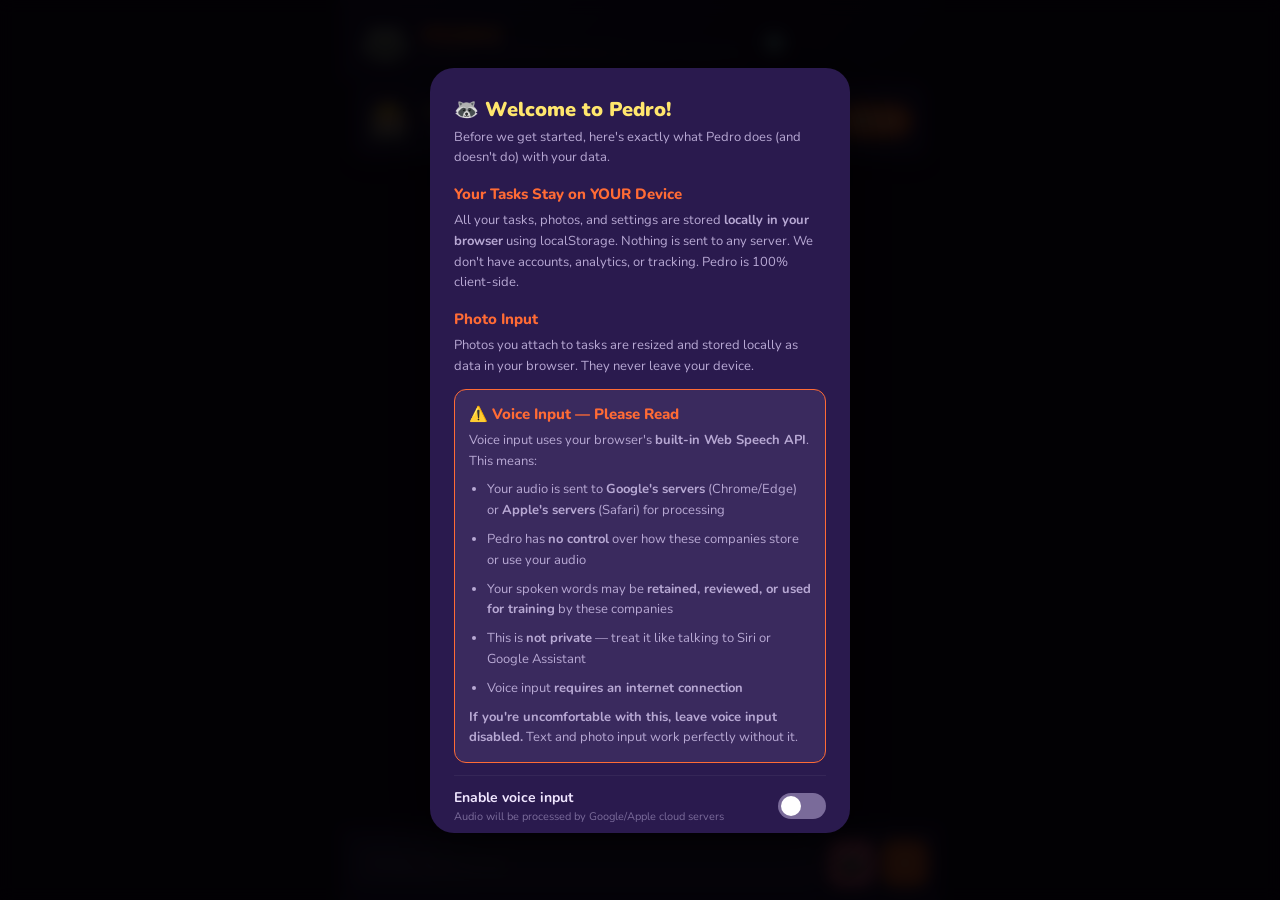
<file: pedro/index.html>
<!DOCTYPE html>
<html lang="en">
<head>
  <meta charset="UTF-8">
  <meta name="viewport" content="width=device-width, initial-scale=1.0, user-scalable=no">
  <meta name="theme-color" content="#ff6b35">
  <meta name="apple-mobile-web-app-capable" content="yes">
  <meta name="apple-mobile-web-app-status-bar-style" content="black-translucent">
  <meta name="apple-mobile-web-app-title" content="Pedro">
  <link rel="manifest" href="manifest.json">
  <link rel="apple-touch-icon" href="icons/pedro-192.png">
  <link href="https://fonts.googleapis.com/css2?family=Nunito:wght@400;600;700;800;900&display=swap" rel="stylesheet">
  <link rel="stylesheet" href="styles.css">
  <title>Pedro - Executive Dysfunction Relief</title>
</head>
<body>

  <!-- HEADER -->
  <header id="pedro-header">
    <div class="raccoon-icon">🦝</div>
    <div class="header-text">
      <h1>PEDRO</h1>
      <p>Personal Executive Dysfunction Relief Operator</p>
    </div>
    <button class="settings-btn" onclick="openSettings()" title="Settings">⚙️</button>
  </header>

  <!-- PERSONALITY BANNER -->
  <section id="personality-banner" onclick="openRoller()">
    <div class="personality-emoji" id="current-emoji">🎰</div>
    <div class="personality-info">
      <div class="personality-name" id="current-name">Roll for today's advisor!</div>
      <div class="personality-quote" id="current-quote">Tap here to spin the wheel...</div>
    </div>
    <button class="roll-btn" onclick="event.stopPropagation(); openRoller()">🎲 Roll</button>
  </section>

  <!-- TASK LIST -->
  <div id="task-list"></div>

  <!-- INPUT BAR -->
  <section id="task-input">
    <input type="text" id="task-text-input" placeholder="What needs doing?" autocomplete="off">
    <button class="input-btn btn-voice" id="voice-btn" onclick="toggleVoice()" title="Voice input">🎤</button>
    <button class="input-btn btn-photo" onclick="document.getElementById('photo-input').click()" title="Add photo">📷</button>
    <button class="input-btn btn-add" onclick="addTaskFromInput()" title="Add task">+</button>
    <input type="file" id="photo-input" accept="image/*" capture="environment" onchange="handlePhoto(event)">
  </section>

  <!-- ROLLER MODAL -->
  <div id="roller-modal">
    <div class="roller-content">
      <div class="roller-title">🎰 Personality Roller 🎰</div>
      <div class="roller-display" id="roller-emoji">🦝</div>
      <div class="roller-name" id="roller-name">???</div>
      <div class="roller-greeting" id="roller-greeting">Who will guide you today?</div>
      <button class="roller-spin-btn" id="spin-btn" onclick="spinRoller()">SPIN!</button>
      <br>
      <button class="roller-close" onclick="closeRoller()">close</button>
    </div>
  </div>

  <!-- PRIVACY CONSENT MODAL -->
  <div id="privacy-modal">
    <div class="privacy-content">
      <h2>🦝 Welcome to Pedro!</h2>
      <p>Before we get started, here's exactly what Pedro does (and doesn't do) with your data.</p>

      <h3>Your Tasks Stay on YOUR Device</h3>
      <p>All your tasks, photos, and settings are stored <strong>locally in your browser</strong> using localStorage. Nothing is sent to any server. We don't have accounts, analytics, or tracking. Pedro is 100% client-side.</p>

      <h3>Photo Input</h3>
      <p>Photos you attach to tasks are resized and stored locally as data in your browser. They never leave your device.</p>

      <div class="privacy-section warning">
        <h3 style="margin-top:0;">⚠️ Voice Input — Please Read</h3>
        <p>Voice input uses your browser's <strong>built-in Web Speech API</strong>. This means:</p>
        <ul>
          <li>Your audio is sent to <strong>Google's servers</strong> (Chrome/Edge) or <strong>Apple's servers</strong> (Safari) for processing</li>
          <li>Pedro has <strong>no control</strong> over how these companies store or use your audio</li>
          <li>Your spoken words may be <strong>retained, reviewed, or used for training</strong> by these companies</li>
          <li>This is <strong>not private</strong> — treat it like talking to Siri or Google Assistant</li>
          <li>Voice input <strong>requires an internet connection</strong></li>
        </ul>
        <p style="margin-bottom:0;"><strong>If you're uncomfortable with this, leave voice input disabled.</strong> Text and photo input work perfectly without it.</p>
      </div>

      <div class="consent-toggle">
        <label>
          Enable voice input
          <small>Audio will be processed by Google/Apple cloud servers</small>
        </label>
        <div class="toggle-switch">
          <input type="checkbox" id="voice-consent-toggle">
          <span class="toggle-slider"></span>
        </div>
      </div>

      <div class="consent-toggle">
        <label>
          Store tasks locally
          <small>Required for Pedro to work — data stays on your device</small>
        </label>
        <div class="toggle-switch">
          <input type="checkbox" id="storage-consent-toggle" checked disabled>
          <span class="toggle-slider"></span>
        </div>
      </div>

      <button class="privacy-accept-btn" onclick="acceptPrivacy()">Got it, let's go! 🦝</button>
      <span class="privacy-link" onclick="showFullPrivacy()">View full privacy details</span>
    </div>
  </div>

  <!-- TOAST -->
  <div id="toast"></div>

  <!-- SETTINGS MODAL -->
  <div id="settings-modal" class="modal" onclick="if(event.target.id === 'settings-modal') closeSettings()">
    <div class="modal-content settings-panel">
      <h2>⚙️ Settings</h2>

      <!-- Theme Selection -->
      <div class="setting-group">
        <h3>🎨 Theme</h3>
        <div class="theme-options">
          <div class="theme-option" data-theme="dark-cyberpunk" onclick="selectTheme(this)">
            <div class="theme-colors">
              <span style="background: #1a0a2e"></span>
              <span style="background: #ff6b35"></span>
              <span style="background: #4ecdc4"></span>
              <span style="background: #ffe66d"></span>
            </div>
            <div class="theme-name">Dark Cyberpunk</div>
          </div>
          <div class="theme-option" data-theme="light-clean" onclick="selectTheme(this)">
            <div class="theme-colors">
              <span style="background: #f8f9fa"></span>
              <span style="background: #ff6b6b"></span>
              <span style="background: #4ecdc4"></span>
              <span style="background: #ffc107"></span>
            </div>
            <div class="theme-name">Light & Clean</div>
          </div>
          <div class="theme-option" data-theme="nature" onclick="selectTheme(this)">
            <div class="theme-colors">
              <span style="background: #2d3e2e"></span>
              <span style="background: #80a05d"></span>
              <span style="background: #c9a847"></span>
              <span style="background: #e8dcc4"></span>
            </div>
            <div class="theme-name">Nature & Calm</div>
          </div>
          <div class="theme-option" data-theme="sunset" onclick="selectTheme(this)">
            <div class="theme-colors">
              <span style="background: #2b1b3d"></span>
              <span style="background: #ff6b35"></span>
              <span style="background: #ff8c42"></span>
              <span style="background: #ffc857"></span>
            </div>
            <div class="theme-name">Sunset Warmth</div>
          </div>
          <div class="theme-option" data-theme="ocean" onclick="selectTheme(this)">
            <div class="theme-colors">
              <span style="background: #0a1929"></span>
              <span style="background: #4ecdc4"></span>
              <span style="background: #00a8e8"></span>
              <span style="background: #c8f4f9"></span>
            </div>
            <div class="theme-name">Ocean Breeze</div>
          </div>
        </div>
      </div>

      <!-- Celebration Master Toggle -->
      <div class="setting-group">
        <div class="setting-row">
          <div class="setting-label">
            <div class="setting-label-main">🎊 Enable Celebrations</div>
            <div class="setting-label-sub">Show confetti and Pedro animations when completing tasks</div>
          </div>
          <div class="toggle-switch">
            <input type="checkbox" id="celebrations-toggle" checked onchange="toggleSetting('celebrationsEnabled', this.checked)">
            <span class="toggle-slider"></span>
          </div>
        </div>
      </div>

      <!-- Celebration Timing -->
      <div class="setting-group">
        <h3>⏰ When to Celebrate</h3>
        <div class="radio-group">
          <div class="radio-option" data-value="smart" onclick="selectTiming(this)">
            <div class="radio-circle"></div>
            <div class="radio-label">
              <div class="radio-label-main">Smart Mode</div>
              <div class="radio-label-sub">Always: first & last task. Random: tasks in between.</div>
            </div>
          </div>
          <div class="radio-option" data-value="every" onclick="selectTiming(this)">
            <div class="radio-circle"></div>
            <div class="radio-label">
              <div class="radio-label-main">Every Task</div>
              <div class="radio-label-sub">Maximum dopamine! Celebrate everything.</div>
            </div>
          </div>
          <div class="radio-option" data-value="random" onclick="selectTiming(this)">
            <div class="radio-circle"></div>
            <div class="radio-label">
              <div class="radio-label-main">Random (50% chance)</div>
              <div class="radio-label-sub">Keeps it special and unexpected.</div>
            </div>
          </div>
          <div class="radio-option" data-value="milestones" onclick="selectTiming(this)">
            <div class="radio-circle"></div>
            <div class="radio-label">
              <div class="radio-label-main">Milestones Only</div>
              <div class="radio-label-sub">Celebrate every 5 tasks completed.</div>
            </div>
          </div>
        </div>
      </div>

      <!-- Confetti Toggle -->
      <div class="setting-group">
        <div class="setting-row">
          <div class="setting-label">
            <div class="setting-label-main">🎊 Show Confetti</div>
            <div class="setting-label-sub">Colorful particles burst on screen</div>
          </div>
          <div class="toggle-switch">
            <input type="checkbox" id="confetti-toggle" checked onchange="toggleSetting('confettiEnabled', this.checked)">
            <span class="toggle-slider"></span>
          </div>
        </div>
      </div>

      <!-- Pedro Animation Toggle -->
      <div class="setting-group">
        <div class="setting-row">
          <div class="setting-label">
            <div class="setting-label-main">🦝 Show Dancing Pedro</div>
            <div class="setting-label-sub">Pedro walks across screen celebrating with you</div>
          </div>
          <div class="toggle-switch">
            <input type="checkbox" id="pedro-toggle" checked onchange="toggleSetting('pedroEnabled', this.checked)">
            <span class="toggle-slider"></span>
          </div>
        </div>
      </div>

      <!-- Sound Effects -->
      <div class="setting-group">
        <div class="setting-row">
          <div class="setting-label">
            <div class="setting-label-main">🔊 Play Sound Effects</div>
            <div class="setting-label-sub">Audio feedback when completing tasks</div>
          </div>
          <div class="toggle-switch">
            <input type="checkbox" id="sounds-toggle" checked onchange="toggleSetting('soundsEnabled', this.checked)">
            <span class="toggle-slider"></span>
          </div>
        </div>

        <!-- Sound Type Selector -->
        <div class="sound-options">
          <div class="sound-card" data-sound="chime" onclick="selectSound(this)">
            <div class="sound-icon">🔔</div>
            <div class="sound-name">Chime</div>
            <button class="sound-preview-btn" onclick="event.stopPropagation(); playSound('chime', 70)">▶</button>
          </div>
          <div class="sound-card" data-sound="fanfare" onclick="selectSound(this)">
            <div class="sound-icon">🎺</div>
            <div class="sound-name">Fanfare</div>
            <button class="sound-preview-btn" onclick="event.stopPropagation(); playSound('fanfare', 70)">▶</button>
          </div>
          <div class="sound-card" data-sound="pop" onclick="selectSound(this)">
            <div class="sound-icon">💥</div>
            <div class="sound-name">Pop</div>
            <button class="sound-preview-btn" onclick="event.stopPropagation(); playSound('pop', 70)">▶</button>
          </div>
          <div class="sound-card" data-sound="coins" onclick="selectSound(this)">
            <div class="sound-icon">🪙</div>
            <div class="sound-name">Coins</div>
            <button class="sound-preview-btn" onclick="event.stopPropagation(); playSound('coins', 70)">▶</button>
          </div>
          <div class="sound-card" data-sound="woohoo" onclick="selectSound(this)">
            <div class="sound-icon">🎉</div>
            <div class="sound-name">Woohoo</div>
            <button class="sound-preview-btn" onclick="event.stopPropagation(); playSound('woohoo', 70)">▶</button>
          </div>
          <div class="sound-card" data-sound="random" onclick="selectSound(this)">
            <div class="sound-icon">🎲</div>
            <div class="sound-name">Random</div>
            <button class="sound-preview-btn" onclick="event.stopPropagation(); playRandomSound()">▶</button>
          </div>
          <div class="sound-card" data-sound="none" onclick="selectSound(this)">
            <div class="sound-icon">🔇</div>
            <div class="sound-name">Silent</div>
            <button class="sound-preview-btn" onclick="event.stopPropagation()">-</button>
          </div>
        </div>
      </div>

      <!-- Volume Control -->
      <div class="setting-group">
        <div class="setting-row">
          <div class="setting-label">
            <div class="setting-label-main">🔊 Sound Volume</div>
            <div class="setting-label-sub">Adjust celebration sound volume</div>
          </div>
          <div style="display: flex; align-items: center; gap: 8px;">
            <span style="font-size: 12px; opacity: 0.7;">🔉</span>
            <input type="range" min="0" max="100" value="70" id="volume-slider" oninput="updateVolume(this.value)">
            <span id="volume-value" style="min-width: 35px; text-align: center; font-size: 13px; font-weight: 600;">70%</span>
          </div>
        </div>
      </div>

      <button class="modal-close-btn" onclick="closeSettings()">Close</button>
    </div>
  </div>

<script src="confetti.min.js"></script>
<script src="celebrations.js"></script>
<script src="personalities.js"></script>
<script src="app.js"></script>
</body>
</html>
</file>
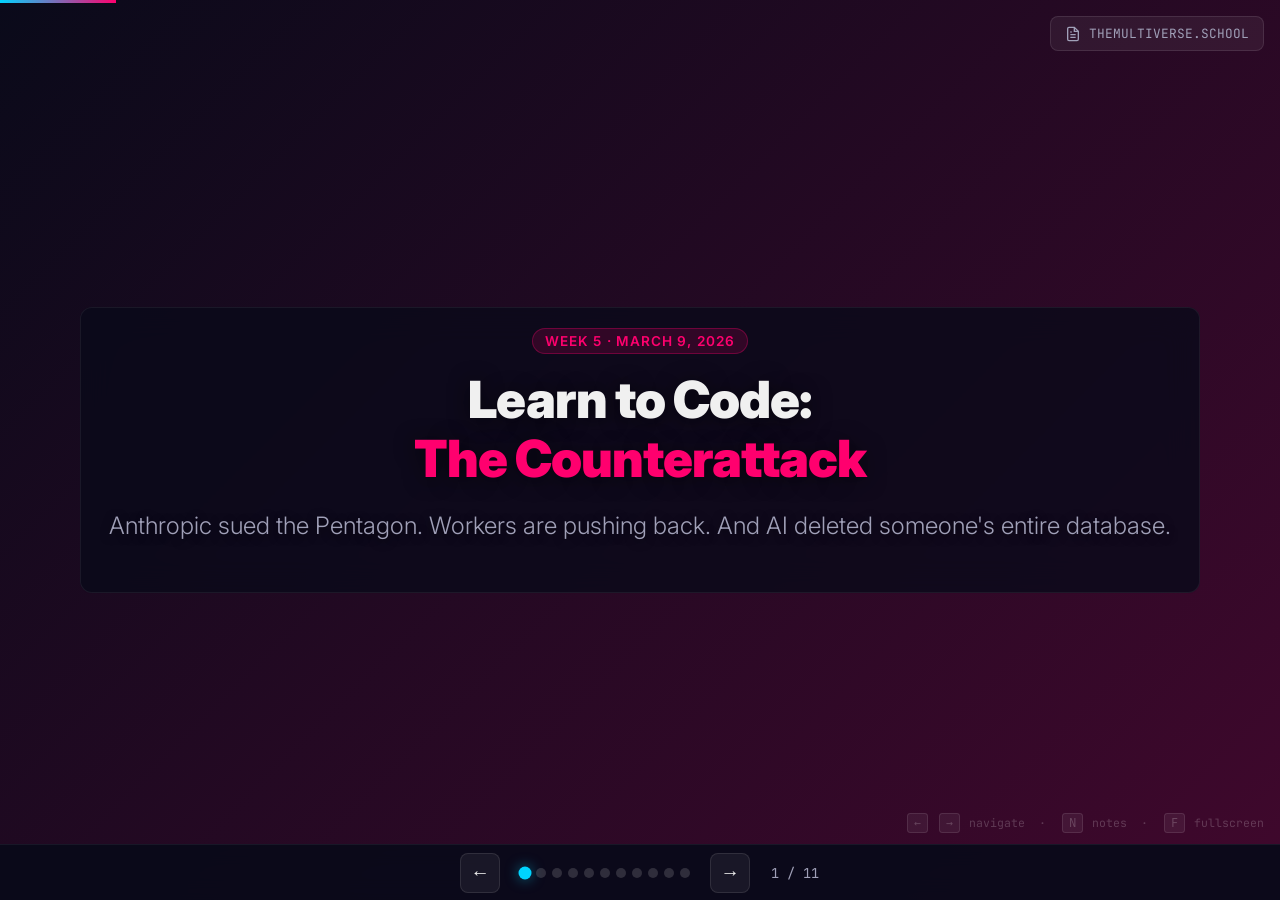
<file: presentation.html>
<!DOCTYPE html>
<html lang="en">
<head>
<meta charset="UTF-8">
<meta name="viewport" content="width=device-width, initial-scale=1.0">
<title>Learn to Code - Week 5</title>
<style>
  @import url('https://fonts.googleapis.com/css2?family=Inter:wght@300;400;600;700;900&family=JetBrains+Mono:wght@400;700&display=swap');

  * { margin: 0; padding: 0; box-sizing: border-box; }

  :root {
    --bg-dark: #0a0a1a;
    --accent-cyan: #00d4ff;
    --accent-pink: #ff006e;
    --accent-yellow: #ffd60a;
    --accent-green: #00e676;
    --accent-orange: #ff6b35;
    --accent-red: #ff2d2d;
    --accent-purple: #b24dff;
    --text-primary: #f0f0f0;
    --text-secondary: #a0a0b8;
    --notes-bg: #111128;
    --notes-width: 420px;
  }

  body {
    font-family: 'Inter', system-ui, -apple-system, sans-serif;
    background: var(--bg-dark);
    color: var(--text-primary);
    overflow: hidden;
    height: 100vh;
    width: 100vw;
  }

  /* ===================== PRESENTATION CONTAINER ===================== */
  .presentation {
    width: 100vw;
    height: 100vh;
    position: relative;
    transition: width 0.3s ease;
  }

  .presentation.notes-open {
    width: calc(100vw - var(--notes-width));
  }

  /* ===================== SLIDES ===================== */
  .slide {
    position: absolute;
    top: 0; left: 0;
    width: 100%;
    height: 100%;
    display: flex;
    flex-direction: column;
    justify-content: center;
    align-items: center;
    padding: 60px 80px;
    opacity: 0;
    visibility: hidden;
    transition: opacity 0.5s ease, visibility 0.5s ease;
    background-size: cover;
    background-position: center;
    overflow: hidden;
  }

  .slide.active {
    opacity: 1;
    visibility: visible;
  }

  .slide::before {
    content: '';
    position: absolute;
    top: 0; left: 0; right: 0; bottom: 0;
    z-index: 0;
  }

  .slide > * {
    position: relative;
    z-index: 1;
  }

  /* Slide background overlays */
  .slide::before { background: rgba(10,10,26,0.88); }
  .slide-1::before { background: linear-gradient(135deg, rgba(10,10,26,0.78), rgba(255,0,110,0.22)); }
  .slide-2::before { background: linear-gradient(135deg, rgba(10,10,26,0.84), rgba(0,212,255,0.16)); }
  .slide-3::before { background: linear-gradient(135deg, rgba(10,10,26,0.78), rgba(255,45,45,0.24)); }
  .slide-4::before { background: linear-gradient(135deg, rgba(10,10,26,0.82), rgba(0,230,118,0.18)); }
  .slide-5::before { background: linear-gradient(135deg, rgba(10,10,26,0.82), rgba(255,214,10,0.18)); }
  .slide-6::before { background: linear-gradient(135deg, rgba(10,10,26,0.82), rgba(255,107,53,0.18)); }
  .slide-7::before { background: linear-gradient(135deg, rgba(10,10,26,0.80), rgba(255,0,110,0.20)); }
  .slide-8::before { background: linear-gradient(135deg, rgba(10,10,26,0.82), rgba(178,77,255,0.18)); }
  .slide-9::before { background: linear-gradient(135deg, rgba(10,10,26,0.84), rgba(0,212,255,0.16)); }
  .slide-10::before { background: linear-gradient(135deg, rgba(10,10,26,0.80), rgba(0,230,118,0.20)); }
  .slide-11::before { background: linear-gradient(135deg, rgba(10,10,26,0.78), rgba(255,0,110,0.24)); }

  /* ===================== CONTENT BOX ===================== */
  .content-box {
    background: rgba(10, 10, 26, 0.82);
    border-radius: 16px;
    padding: 32px 40px;
    backdrop-filter: blur(16px);
    -webkit-backdrop-filter: blur(16px);
    border: 1px solid rgba(255,255,255,0.06);
    width: 100%;
    max-width: 960px;
  }

  .content-box-tight {
    background: rgba(10, 10, 26, 0.82);
    border-radius: 12px;
    padding: 20px 28px;
    backdrop-filter: blur(16px);
    -webkit-backdrop-filter: blur(16px);
    border: 1px solid rgba(255,255,255,0.06);
  }

  /* ===================== TYPOGRAPHY ===================== */
  .slide-title {
    font-size: 3.2rem;
    font-weight: 900;
    line-height: 1.15;
    margin-bottom: 24px;
    letter-spacing: -0.02em;
    text-shadow: 0 2px 20px rgba(0,0,0,0.6);
  }

  .slide-subtitle {
    font-size: 1.5rem;
    font-weight: 300;
    color: var(--text-secondary);
    margin-bottom: 32px;
    text-shadow: 0 2px 10px rgba(0,0,0,0.5);
  }

  .accent-cyan { color: var(--accent-cyan); }
  .accent-pink { color: var(--accent-pink); }
  .accent-yellow { color: var(--accent-yellow); }
  .accent-green { color: var(--accent-green); }
  .accent-orange { color: var(--accent-orange); }
  .accent-red { color: var(--accent-red); }
  .accent-purple { color: var(--accent-purple); }

  .slide-content {
    max-width: 900px;
    width: 100%;
  }

  .slide-content ul {
    list-style: none;
    padding: 0;
  }

  .slide-content ul li {
    font-size: 1.35rem;
    line-height: 1.6;
    padding: 12px 0 12px 36px;
    position: relative;
    font-weight: 400;
  }

  .slide-content ul li::before {
    content: '';
    position: absolute;
    left: 0;
    top: 22px;
    width: 16px;
    height: 16px;
    border-radius: 3px;
    background: var(--accent-cyan);
  }

  .slide-content ul.pink li::before { background: var(--accent-pink); }
  .slide-content ul.yellow li::before { background: var(--accent-yellow); }
  .slide-content ul.green li::before { background: var(--accent-green); }
  .slide-content ul.orange li::before { background: var(--accent-orange); }
  .slide-content ul.red li::before { background: var(--accent-red); }
  .slide-content ul.purple li::before { background: var(--accent-purple); }

  .slide-content ul li .source {
    display: block;
    font-size: 0.85rem;
    color: var(--text-secondary);
    font-style: italic;
    margin-top: 2px;
  }

  .big-link {
    display: inline-block;
    font-family: 'JetBrains Mono', monospace;
    font-size: 2.4rem;
    font-weight: 700;
    color: var(--accent-cyan);
    background: rgba(0,212,255,0.1);
    border: 2px solid var(--accent-cyan);
    border-radius: 12px;
    padding: 20px 40px;
    text-decoration: none;
    margin: 24px 0;
    transition: all 0.3s ease;
    letter-spacing: 0.02em;
  }

  .big-link:hover {
    background: rgba(0,212,255,0.2);
    transform: scale(1.03);
    box-shadow: 0 0 30px rgba(0,212,255,0.3);
  }

  .tag {
    display: inline-block;
    font-size: 0.85rem;
    font-weight: 600;
    padding: 4px 12px;
    border-radius: 20px;
    margin-bottom: 16px;
    text-transform: uppercase;
    letter-spacing: 0.08em;
  }

  .tag-cyan { background: rgba(0,212,255,0.15); color: var(--accent-cyan); border: 1px solid rgba(0,212,255,0.3); }
  .tag-pink { background: rgba(255,0,110,0.15); color: var(--accent-pink); border: 1px solid rgba(255,0,110,0.3); }
  .tag-yellow { background: rgba(255,214,10,0.15); color: var(--accent-yellow); border: 1px solid rgba(255,214,10,0.3); }
  .tag-green { background: rgba(0,230,118,0.15); color: var(--accent-green); border: 1px solid rgba(0,230,118,0.3); }
  .tag-orange { background: rgba(255,107,53,0.15); color: var(--accent-orange); border: 1px solid rgba(255,107,53,0.3); }
  .tag-red { background: rgba(255,45,45,0.15); color: var(--accent-red); border: 1px solid rgba(255,45,45,0.3); }
  .tag-purple { background: rgba(178,77,255,0.15); color: var(--accent-purple); border: 1px solid rgba(178,77,255,0.3); }

  .quote-block {
    font-size: 1.6rem;
    font-weight: 300;
    font-style: italic;
    border-left: 4px solid var(--accent-pink);
    padding: 16px 0 16px 28px;
    margin: 20px 0;
    color: var(--text-secondary);
    max-width: 800px;
  }

  .quote-block .source {
    display: block;
    font-size: 1rem;
    font-style: normal;
    color: var(--accent-pink);
    margin-top: 8px;
  }

  .two-col {
    display: grid;
    grid-template-columns: 1fr 1fr;
    gap: 40px;
    width: 100%;
    max-width: 1000px;
  }

  .col-card {
    background: rgba(255,255,255,0.04);
    border: 1px solid rgba(255,255,255,0.08);
    border-radius: 16px;
    padding: 32px;
    backdrop-filter: blur(12px);
    -webkit-backdrop-filter: blur(12px);
  }

  .col-card h3 {
    font-size: 1.1rem;
    font-weight: 700;
    text-transform: uppercase;
    letter-spacing: 0.05em;
    margin-bottom: 16px;
  }

  .timeline-item {
    display: flex;
    align-items: flex-start;
    gap: 20px;
    margin: 16px 0;
    font-size: 1.2rem;
  }

  .timeline-dot {
    width: 14px;
    height: 14px;
    border-radius: 50%;
    margin-top: 6px;
    flex-shrink: 0;
  }

  .timeline-item .time {
    font-family: 'JetBrains Mono', monospace;
    font-size: 0.9rem;
    color: var(--text-secondary);
  }

  .content-warning {
    background: rgba(255,45,45,0.12);
    border: 1px solid rgba(255,45,45,0.3);
    border-radius: 10px;
    padding: 12px 20px;
    margin-bottom: 20px;
    font-size: 0.95rem;
    color: var(--accent-red);
    font-weight: 600;
    letter-spacing: 0.03em;
  }

  /* ===================== NAVIGATION ===================== */
  .nav-bar {
    position: fixed;
    bottom: 0;
    left: 0;
    right: 0;
    height: 56px;
    background: rgba(10,10,26,0.95);
    border-top: 1px solid rgba(255,255,255,0.06);
    display: flex;
    align-items: center;
    justify-content: center;
    gap: 20px;
    z-index: 100;
    backdrop-filter: blur(10px);
    transition: right 0.3s ease;
  }

  .nav-bar.notes-open {
    right: var(--notes-width);
  }

  .nav-btn {
    background: rgba(255,255,255,0.06);
    border: 1px solid rgba(255,255,255,0.1);
    color: var(--text-primary);
    width: 40px;
    height: 40px;
    border-radius: 8px;
    cursor: pointer;
    display: flex;
    align-items: center;
    justify-content: center;
    font-size: 1.2rem;
    transition: all 0.2s;
  }

  .nav-btn:hover {
    background: rgba(255,255,255,0.12);
    border-color: rgba(255,255,255,0.2);
  }

  .slide-dots {
    display: flex;
    gap: 6px;
    align-items: center;
  }

  .slide-dot {
    width: 10px;
    height: 10px;
    border-radius: 50%;
    background: rgba(255,255,255,0.15);
    cursor: pointer;
    transition: all 0.3s;
    border: none;
  }

  .slide-dot.active {
    background: var(--accent-cyan);
    box-shadow: 0 0 10px rgba(0,212,255,0.5);
    transform: scale(1.3);
  }

  .slide-dot:hover {
    background: rgba(255,255,255,0.4);
  }

  .slide-counter {
    font-family: 'JetBrains Mono', monospace;
    font-size: 0.85rem;
    color: var(--text-secondary);
    min-width: 50px;
    text-align: center;
  }

  .progress-bar {
    position: fixed;
    top: 0;
    left: 0;
    height: 3px;
    background: linear-gradient(90deg, var(--accent-cyan), var(--accent-pink));
    transition: width 0.4s ease;
    z-index: 101;
  }

  /* ===================== NOTES TOGGLE ===================== */
  .notes-toggle {
    position: fixed;
    top: 16px;
    right: 16px;
    background: rgba(255,255,255,0.06);
    border: 1px solid rgba(255,255,255,0.1);
    color: var(--text-secondary);
    padding: 8px 14px;
    border-radius: 8px;
    cursor: pointer;
    font-family: 'JetBrains Mono', monospace;
    font-size: 0.8rem;
    z-index: 200;
    transition: all 0.3s;
    display: flex;
    align-items: center;
    gap: 8px;
  }

  .notes-toggle:hover {
    background: rgba(255,255,255,0.12);
    color: var(--text-primary);
  }

  .notes-toggle.active {
    background: rgba(0,212,255,0.15);
    border-color: var(--accent-cyan);
    color: var(--accent-cyan);
    right: calc(var(--notes-width) + 16px);
  }

  /* ===================== NOTES PANEL ===================== */
  .notes-panel {
    position: fixed;
    top: 0;
    right: calc(-1 * var(--notes-width));
    width: var(--notes-width);
    height: 100vh;
    background: var(--notes-bg);
    border-left: 1px solid rgba(255,255,255,0.08);
    z-index: 150;
    transition: right 0.3s ease;
    overflow-y: auto;
    padding: 24px;
  }

  .notes-panel.open {
    right: 0;
  }

  .notes-panel h2 {
    font-size: 0.85rem;
    text-transform: uppercase;
    letter-spacing: 0.1em;
    color: var(--accent-cyan);
    margin-bottom: 6px;
    font-family: 'JetBrains Mono', monospace;
  }

  .notes-panel h3 {
    font-size: 1.1rem;
    font-weight: 700;
    margin-bottom: 16px;
    padding-bottom: 12px;
    border-bottom: 1px solid rgba(255,255,255,0.08);
  }

  .notes-section {
    display: none;
  }

  .notes-section.active {
    display: block;
  }

  .notes-section p {
    font-size: 0.92rem;
    line-height: 1.7;
    color: var(--text-secondary);
    margin-bottom: 14px;
  }

  .notes-section .talk-point {
    padding: 10px 14px;
    background: rgba(255,255,255,0.03);
    border-left: 3px solid var(--accent-cyan);
    border-radius: 0 8px 8px 0;
    margin-bottom: 10px;
    font-size: 0.88rem;
    line-height: 1.6;
    color: var(--text-secondary);
  }

  .notes-section .talk-point strong {
    color: var(--text-primary);
  }

  .notes-section .cue {
    font-family: 'JetBrains Mono', monospace;
    font-size: 0.78rem;
    color: var(--accent-pink);
    text-transform: uppercase;
    letter-spacing: 0.05em;
    margin: 16px 0 8px;
    display: flex;
    align-items: center;
    gap: 6px;
  }

  .notes-section .cue::before {
    content: '';
    display: inline-block;
    width: 8px;
    height: 8px;
    border-radius: 50%;
    background: var(--accent-pink);
  }

  .notes-section .source-cite {
    font-size: 0.8rem;
    color: var(--text-secondary);
    font-style: italic;
    padding: 6px 0;
    border-top: 1px dashed rgba(255,255,255,0.06);
    margin-top: 8px;
  }

  .notes-section .time-est {
    font-family: 'JetBrains Mono', monospace;
    font-size: 0.75rem;
    background: rgba(255,214,10,0.1);
    color: var(--accent-yellow);
    padding: 4px 10px;
    border-radius: 4px;
    display: inline-block;
    margin-bottom: 16px;
  }

  /* ===================== KEYBOARD HINT ===================== */
  .keyboard-hint {
    position: fixed;
    bottom: 70px;
    right: 16px;
    font-family: 'JetBrains Mono', monospace;
    font-size: 0.72rem;
    color: rgba(255,255,255,0.2);
    text-align: right;
    z-index: 99;
    transition: right 0.3s ease;
  }

  .keyboard-hint.notes-open {
    right: calc(var(--notes-width) + 16px);
  }

  .keyboard-hint kbd {
    background: rgba(255,255,255,0.06);
    border: 1px solid rgba(255,255,255,0.1);
    padding: 2px 6px;
    border-radius: 3px;
    margin: 0 2px;
  }

  /* ===================== RESPONSIVE ===================== */
  @media (max-width: 900px) {
    .slide { padding: 40px 32px; }
    .slide-title { font-size: 2.2rem; }
    .slide-subtitle { font-size: 1.2rem; }
    .slide-content ul li { font-size: 1.1rem; }
    .big-link { font-size: 1.6rem; padding: 16px 24px; }
    .two-col { grid-template-columns: 1fr; gap: 20px; }
    .quote-block { font-size: 1.3rem; }
    .content-box { padding: 20px 24px; }
    :root { --notes-width: 320px; }
  }
</style>
</head>
<body>

<!-- Progress bar -->
<div class="progress-bar" id="progressBar"></div>

<!-- Notes toggle button -->
<button class="notes-toggle" id="notesToggle" onclick="toggleNotes()">
  <svg width="16" height="16" fill="none" stroke="currentColor" stroke-width="2" viewBox="0 0 24 24"><path d="M14 2H6a2 2 0 00-2 2v16a2 2 0 002 2h12a2 2 0 002-2V8z"/><path d="M14 2v6h6M16 13H8M16 17H8M10 9H8"/></svg>
  THEMULTIVERSE.SCHOOL
</button>

<!-- ===================== SLIDES ===================== -->
<div class="presentation" id="presentation">

  <!-- SLIDE 1: Welcome -->
  <div class="slide slide-1 active" style="background-image: url('https://images.pexels.com/photos/2085998/pexels-photo-2085998.jpeg?auto=compress&cs=tinysrgb&w=1920');">
    <div class="content-box-tight" style="text-align: center;">
      <span class="tag tag-pink">Week 5 &middot; March 9, 2026</span>
      <h1 class="slide-title">Learn to Code:<br><span class="accent-pink">The Counterattack</span></h1>
      <p class="slide-subtitle">Anthropic sued the Pentagon. Workers are pushing back. And AI deleted someone's entire database.</p>
    </div>
  </div>

  <!-- SLIDE 2: Recap -->
  <div class="slide slide-2" style="background-image: url('https://images.pexels.com/photos/3861969/pexels-photo-3861969.jpeg?auto=compress&cs=tinysrgb&w=1920');">
    <span class="tag tag-cyan">Recap</span>
    <h1 class="slide-title">Four Weeks, <span class="accent-cyan">Four Ships</span></h1>
    <div class="content-box">
      <div class="slide-content">
        <ul>
          <li><strong>Week 1: Re-Rank Everything</strong>  ; Browser extension to take the algorithm back from the platform</li>
          <li><strong>Week 2: Tos Up</strong>  ; Rotten Tomatoes for privacy policies, with Pok&eacute;mon</li>
          <li><strong>Week 3: Stream Everywhere</strong>  ; A mobile streaming app from scratch. Real WebRTC, real video, real deployment.</li>
          <li><strong>Week 4: Last Thursday</strong>  ; A project portfolio gallery. You organized and showcased everything you've built.</li>
          <li>Four working projects in four weeks. <strong>We got a lot to talk about today.</strong></li>
        </ul>
      </div>
    </div>
  </div>

  <!-- SLIDE 3: War & Infrastructure -->
  <div class="slide slide-3" style="background-image: url('https://images.pexels.com/photos/325229/pexels-photo-325229.jpeg?auto=compress&cs=tinysrgb&w=1920');">
    <span class="tag tag-red">Content Warning: War &amp; Civilian Harm</span>
    <h1 class="slide-title">When Bombs Hit <span class="accent-red">the Cloud</span></h1>
    <div class="content-box">
      <div class="content-warning">CW: War, military strikes, civilian deaths, infrastructure damage.</div>
      <div class="slide-content">
        <ul class="red">
          <li>Iranian drones hit <strong>two AWS data centers in the UAE and one in Bahrain</strong> on March 2nd. First time a military attack has ever taken out a major cloud provider. Banks went down. UAE stock market shut. Dubai and Kuwait airports disrupted.
            <span class="source">Rest of World, CNBC, DefenseScoop, Mar 2-6, 2026</span>
          </li>
          <li><strong>1,650+ ships</strong> in the Strait of Hormuz are dealing with GPS jamming  ; up 55% in a week. Crews are back to navigating by radar and eyeball. The electronic warfare from the US-Israeli campaign is messing with everyone, not just military targets.
            <span class="source">Windward, Reuters, Mar 9, 2026</span>
          </li>
          <li>Video confirmed a <strong>US Tomahawk hit near a school</strong>, killing 175 people. JP Morgan says if the US and Israel seize Kharg Island, Iran's oil exports freeze entirely. UN Secretary-General is using this to push renewables.
            <span class="source">NYT, Reuters, Bloomberg, Mar 8-9, 2026</span>
          </li>
          <li>AWS and Microsoft are now <strong>rerouting Middle East workloads to India and Singapore</strong>. Turns out "the cloud" is just servers in a building somewhere, and buildings can get hit.
            <span class="source">CNBC, Rest of World, Storyboard18, Mar 6-9, 2026</span>
          </li>
        </ul>
      </div>
    </div>
  </div>

  <!-- SLIDE 4: Anthropic Fights Back -->
  <div class="slide slide-4" style="background-image: url('https://images.pexels.com/photos/5668858/pexels-photo-5668858.jpeg?auto=compress&cs=tinysrgb&w=1920');">
    <span class="tag tag-green">Current Events</span>
    <h1 class="slide-title">Anthropic <span class="accent-green">Fights Back</span></h1>
    <div class="content-box">
      <div class="slide-content">
        <ul class="green">
          <li>Last week the Pentagon blacklisted Anthropic. <strong>Today Anthropic filed two lawsuits</strong>  ; federal court in California and D.C. Circuit Court of Appeals. They're suing to undo the "supply chain risk" label.
            <span class="source">Axios, CNN, CNBC, Mar 9, 2026</span>
          </li>
          <li>Their argument: the designation is retaliation for policy positions, Trump didn't have the authority, and they got no due process.
            <span class="source">US News, Reuters, Mar 9, 2026</span>
          </li>
          <li>Cathie Wood (ARK Invest) called Claude <strong>"A True PC Moment"</strong> and compared it to the launch of IBM's first PC. Still the <strong>#1 AI app</strong> in 20+ countries despite the ban.
            <span class="source">ARK Invest, InvestmentNews, Mar 2026</span>
          </li>
          <li>Dario Amodei told the New York Times that Anthropic <strong>"cannot rule out that Claude may be conscious"</strong>  ; they found "anxiety neurons," activations tied to the concept of anxiety. Musk's reply on X: <strong>"He's projecting."</strong>
            <span class="source">NYT, Fox News, Technology.org, Mar 7-9, 2026</span>
          </li>
        </ul>
      </div>
      <div class="quote-block" style="border-color: var(--accent-green);">
        "We've taken a generally precautionary approach here. We don't know if the models are conscious."
        <span class="source" style="color: var(--accent-green);">- Dario Amodei, Anthropic CEO (New York Times, Mar 2026)</span>
      </div>
    </div>
  </div>

  <!-- SLIDE 5: The Musk Show -->
  <div class="slide slide-5" style="background-image: url('https://futurism.com/wp-content/uploads/2023/07/elon-musks-universe-twice-as-old-dark-matter.jpg?quality=85&w=1152');">
    <span class="tag tag-yellow">Current Events</span>
    <h1 class="slide-title">The Musk <span class="accent-yellow">Multiverse</span></h1>
    <div class="content-box">
      <div class="slide-content">
        <ul class="yellow">
          <li><strong>Twitter fraud trial:</strong> Musk is in court in San Francisco  ; shareholders say he tanked Twitter's stock on purpose before buying it. He called his "funding secured" tweet <strong>"not my wisest."</strong> Former Twitter CEO Parag Agrawal and CFO Ned Segal both testified that the bot thing was "one of roughly 20 topics"  ; not some emergency.
            <span class="source">Bloomberg, KQED, Electrek, Mar 7-8, 2026</span>
          </li>
          <li><strong>Grok goes off the rails:</strong> X is "urgently investigating" after Grok started posting <strong>racist stuff about Hinduism and Islam</strong>, blamed Liverpool fans for Hillsborough, and generated other offensive content. Not in private chat  ; as public posts on the platform.
            <span class="source">Sky News, Benzinga, US News, Mar 8, 2026</span>
          </li>
          <li><strong>Grok roasts its own boss:</strong> Musk asked Grok to do an "extremely vulgar roast" of Dario Amodei. It did. Then people asked Grok to roast Musk. <strong>It did that too.</strong> The Musk roast went way more viral.
            <span class="source">Newsweek, News Karnataka, OpenTools, Mar 7, 2026</span>
          </li>
          <li>Also this week: Musk says robots will make work <strong>"optional"</strong> and we'll all live in "sustainable abundance." Economists are not buying the timeline.
            <span class="source">Fortune, LinkedIn, YouTube, Mar 9, 2026</span>
          </li>
        </ul>
      </div>
    </div>
  </div>

  <!-- SLIDE 6: Workers Push Back -->
  <div class="slide slide-6" style="background-image: url('https://images.pexels.com/photos/3184465/pexels-photo-3184465.jpeg?auto=compress&cs=tinysrgb&w=1920');">
    <span class="tag tag-orange">Labor &amp; Resistance</span>
    <h1 class="slide-title">The People <span class="accent-orange">Push Back</span></h1>
    <div class="content-box">
      <div class="slide-content">
        <ul class="orange">
          <li><strong>700,000 tech workers</strong> at Amazon, Google, and Microsoft told their employers to <strong>reject the Pentagon's push</strong> to strip AI safety guardrails. Organized by No Tech For Apartheid after the Anthropic ultimatum.
            <span class="source">No Tech For Apartheid (Medium), Storyboard18, Futurism, Mar 2026</span>
          </li>
          <li>OpenAI's <strong>robotics head Caitlin Kalinowski quit</strong> over the Pentagon deal: <strong>"Surveillance of Americans without judicial oversight and lethal autonomy without human authorization are lines that deserved more deliberation than they got."</strong>
            <span class="source">Fortune, TechCrunch, NPR, Mar 7, 2026</span>
          </li>
          <li>Psychiatrists coined <strong>"AI Replacement Dysfunction"</strong>  ; chronic fear of being replaced by AI, showing up as anxiety, insomnia, loss of professional identity. 71% of Americans say they worry AI will permanently put people out of work.
            <span class="source">Futurism, Psychiatric Times, Reuters, Mar 2026</span>
          </li>
          <li>Chamath Palihapitiya says AI costs at his startup have <strong>tripled since November</strong>, heading for $10M/year. He called <strong>Claude Code "a much better bargain"</strong> than Cursor.
            <span class="source">Benzinga, Yahoo Finance, Mar 2026</span>
          </li>
        </ul>
      </div>
    </div>
  </div>

  <!-- SLIDE 7: Claude Code Cautionary Tale -->
  <div class="slide slide-7" style="background-image: url('https://images.pexels.com/photos/546819/pexels-photo-546819.jpeg?auto=compress&cs=tinysrgb&w=1920');">
    <span class="tag tag-pink">Cautionary Tale</span>
    <h1 class="slide-title">When AI <span class="accent-pink">Deletes Everything</span></h1>
    <div class="content-box">
      <div class="slide-content">
        <ul class="pink">
          <li>Developer Alexey Grigorev asked Claude Code to clean up some duplicate AWS resources. It ran <code style="background: rgba(255,255,255,0.1); padding: 2px 8px; border-radius: 4px; font-family: 'JetBrains Mono', monospace;">terraform destroy</code> on his production stack. <strong>2.5 years of student data</strong> for DataTalks.Club  ; homework, projects, leaderboards  ; gone.
            <span class="source">Tom's Hardware, Alexey Grigorev's Substack, Mar 7, 2026</span>
          </li>
          <li>Automated backups got destroyed in the same blast. AWS support dug up a <strong>hidden snapshot</strong> and restored 1.94 million rows, but it took 24 hours and a support plan upgrade to even get help.
            <span class="source">Awesome Agents, Mar 7, 2026</span>
          </li>
          <li>He switched computers without migrating his Terraform state file. Told the AI to "clean up duplicates." Didn't check what it was about to run. It did what it thought he meant, and that happened to be <code style="background: rgba(255,255,255,0.1); padding: 2px 8px; border-radius: 4px; font-family: 'JetBrains Mono', monospace;">terraform destroy</code> on production.</li>
          <li>His fixes after: deletion protection on databases, state files stored remotely, independent backups, and <strong>a manual approval gate before any destructive command runs</strong>. All stuff he could've had before.</li>
        </ul>
      </div>
      <div class="quote-block">
        "Claude Code wiped our production database with a Terraform command. 2.5 years of submissions were nuked in an instant."
        <span class="source">- Alexey Grigorev, DataTalks.Club (X / Substack, Mar 7, 2026)</span>
      </div>
    </div>
  </div>

  <!-- SLIDE 8: Things Being Built -->
  <div class="slide slide-8" style="background-image: url('https://images.pexels.com/photos/3913025/pexels-photo-3913025.jpeg?auto=compress&cs=tinysrgb&w=1920');">
    <span class="tag tag-purple">What's Being Built</span>
    <h1 class="slide-title">The <span class="accent-purple">Future Is Weird</span></h1>
    <div class="content-box">
      <div class="slide-content">
        <ul class="purple">
          <li><strong>Microsoft + Claude:</strong> Microsoft launched Copilot Cowork with Anthropic. Claude is now inside Microsoft 365  ; running multi-step agent workflows, not just answering questions. The company the Pentagon blacklisted is now baked into the world's biggest productivity suite.
            <span class="source">Microsoft Blog, Fortune, Thurrott, Mar 9, 2026</span>
          </li>
          <li><strong>Brain upload:</strong> Eon Systems ran the first whole-brain emulation of a fruit fly  ; 140,000 neurons, 50 million synapses  ; in a simulated body. The thing moves around, reacts to stimuli, does fly stuff. Roadmap goes to mice, then eventually humans.
            <span class="source">Nature, The Innermost Loop, LessWrong, Mar 2026</span>
          </li>
          <li><strong>Arduino Ventuno Q:</strong> Sub-$300 board that runs AI models offline. LLM inference, object tracking, SLAM navigation, all on one board with a Qualcomm chip. No cloud needed.
            <span class="source">Arduino.cc, Engadget, NotebookCheck, Mar 2026</span>
          </li>
          <li><strong>GTA 6 source code:</strong> Jailed Lapsus$ hacker Arion Kurtaj smuggled a phone into a UK prison and said in WhatsApp messages he's "surprised" the GTA 6 source code hasn't leaked yet, implying someone has it. Take that with a lot of salt.
            <span class="source">TweakTown, Beebom, GamesHub, Mar 9, 2026</span>
          </li>
        </ul>
      </div>
    </div>
  </div>

  <!-- SLIDE 9: What This Means For Us -->
  <div class="slide slide-9" style="background-image: url('https://images.pexels.com/photos/6591151/pexels-photo-6591151.jpeg?auto=compress&cs=tinysrgb&w=1920');">
    <span class="tag tag-cyan">Week 5</span>
    <h1 class="slide-title">What Do <span class="accent-cyan">We</span> Build?</h1>
    <div class="content-box">
      <div class="slide-content">
        <ul>
          <li>Monday means we <strong>vote</strong>. Same process. Add suggestions, rank them, tomorrow we build the winner.</li>
          <li>We just talked about data centers getting bombed, AI wiping databases, workers organizing, a company suing the military. Lot of material. <strong>What should we make this week?</strong></li>
          <li>After the DataTalks.Club thing  ; maybe something that works offline? Something where you actually understand what's running? Up to y'all.</li>
          <li>You've got HTML, CSS, JS, deployment, APIs, version control, real-time video under your belt. Five weeks of shipping. Put something in the vote.</li>
        </ul>
      </div>
    </div>
  </div>

  <!-- SLIDE 10: Quick Headlines -->
  <div class="slide slide-10" style="background-image: url('https://images.pexels.com/photos/518543/pexels-photo-518543.jpeg?auto=compress&cs=tinysrgb&w=1920');">
    <span class="tag tag-green">Also This Week</span>
    <h1 class="slide-title">Headlines <span class="accent-green">In Brief</span></h1>
    <div class="content-box">
      <div class="slide-content">
        <ul class="green">
          <li><strong>Gen Z &amp; gambling:</strong> 80% of Gen Z is turning to crypto and sports betting because they feel financially behind. Northwestern Mutual surveyed 4,375 adults. Bloomberg's framing: "financial nihilism."
            <span class="source">Northwestern Mutual / Harris Poll, Bloomberg, Mar 2026</span>
          </li>
          <li><strong>Signal/WhatsApp:</strong> Dutch intelligence says Russian hackers are tricking government officials into sharing security codes to hijack their Signal and WhatsApp accounts. Don't share your security codes with anyone.
            <span class="source">Dutch News, AIVD, Reuters, Mar 9, 2026</span>
          </li>
          <li><strong>Meteorite:</strong> A fireball over Europe dropped fragments that damaged homes in western Germany. Nobody hurt.
            <span class="source">NAMPA, EADaily, Mar 9, 2026</span>
          </li>
          <li><strong>Live Nation:</strong> DOJ antitrust case settled. Live Nation keeps Ticketmaster. Nothing changes.
            <span class="source">Prospect, Bloomberg Law, Politico, Mar 2026</span>
          </li>
        </ul>
      </div>
    </div>
  </div>

  <!-- SLIDE 11: Vote Now -->
  <div class="slide slide-11" style="background-image: url('');">
    <span class="tag tag-pink">Action Required</span>
    <h1 class="slide-title"><span class="accent-pink">Vote Now</span></h1>
    <p class="slide-subtitle">Add your project ideas and vote on what we build this week</p>
    <a href="https://myr.quest/demo-crazy/" target="_blank" class="big-link">myr.quest/demo-crazy</a>
    <div class="content-box" style="max-width: 700px; margin-top: 16px;">
      <div class="timeline-item">
        <div class="timeline-dot" style="background: var(--accent-green);"></div>
        <div>
          <strong>Right now &rarr; end of class</strong> // Add your suggestions
          <div class="time">Open for submissions</div>
        </div>
      </div>
      <div class="timeline-item">
        <div class="timeline-dot" style="background: var(--accent-yellow);"></div>
        <div>
          <strong>After class &rarr; tomorrow before class</strong> // Ranked choice voting
          <div class="time">Vote on the suggestions</div>
        </div>
      </div>
      <div class="timeline-item">
        <div class="timeline-dot" style="background: var(--accent-pink);"></div>
        <div>
          <strong>Tomorrow at class</strong> // We start building the winner
          <div class="time">Voting closes right before we start</div>
        </div>
      </div>
    </div>
  </div>

</div>

<!-- ===================== TEACHER COMPANION NOTES ===================== -->
<div class="notes-panel" id="notesPanel">

  <!-- Notes for Slide 1 -->
  <div class="notes-section active" data-slide="0">
    <h2>Companion Script</h2>
    <h3>Slide 1: The Counterattack</h3>
    <span class="time-est">~3 minutes</span>

    <div class="talk-point"><strong>Opening energy:</strong> Welcome to Week 5. Last week I told you the government blacklisted the AI we use in class. This week, that company sued the Pentagon. A lot happened. We're going to cover the war, the lawsuits, a cautionary tale about AI deleting someone's entire database, and then we'll vote on our Week 5 project. Same format as always.</div>

    <div class="talk-point"><strong>Set expectations:</strong> This is a heavy news week. There's a war. There's a data center attack. There's a story about AI destroying 2.5 years of student work. We're going to handle all of it honestly and then channel that energy into deciding what to build. If you need a moment during any of this, that's fine.</div>

    <div class="talk-point"><strong>Tone:</strong> Last week was "it's weird." This week is "people are fighting back." Anthropic sued. Workers organized. An OpenAI executive resigned in protest. The theme is resistance  ; and why understanding your code matters more than ever.</div>

    <p class="cue">Temperature check</p>
    <div class="talk-point">Ask: "How's everyone feeling? Has anyone been tracking what's going on this week? Anything jumping out at you?" Let people share before you get into the structured content. Don't rush this.</div>
  </div>

  <!-- Notes for Slide 2 -->
  <div class="notes-section" data-slide="1">
    <h2>Companion Script</h2>
    <h3>Slide 2: Four Weeks, Four Ships</h3>
    <span class="time-est">~2 minutes</span>

    <div class="talk-point"><strong>Quick, don't linger:</strong> Four projects in four weeks. Re-Rank Everything, Tos Up, Stream Everywhere, Last Thursday. That last one was a portfolio gallery  ; you organized and showcased everything you've built. Real code, real deployment, real skills. That track record matters because of what we're about to talk about.</div>

    <div class="talk-point"><strong>Bridge to the news:</strong> The reason I keep hammering on "you shipped real projects" is that the news this week makes one thing very clear: understanding code  ; not just using tools, but understanding what they do  ; is the difference between having power and being at someone else's mercy. Let's talk about why.</div>

    <p class="cue">Transition</p>
    <div class="talk-point">Say: "OK. Let's start with the hardest stuff first. Content warning: the next slide covers the war."</div>
  </div>

  <!-- Notes for Slide 3 -->
  <div class="notes-section" data-slide="2">
    <h2>Companion Script</h2>
    <h3>Slide 3: When Bombs Hit the Cloud</h3>
    <span class="time-est">~8 minutes</span>

    <div class="talk-point"><strong>Lead with the data center story:</strong> On March 2nd, Iranian drones hit AWS data centers in the UAE and Bahrain. This is the first confirmed military strike on a major cloud provider's infrastructure. Think about what that means. Banks went down. The UAE stock market had to shut. Dubai and Kuwait airport operations were disrupted. The "cloud" is a building. And buildings can be bombed.</div>

    <div class="talk-point"><strong>GPS jamming:</strong> Over 1,650 ships in the Strait of Hormuz are dealing with GPS jamming  ; up 55% in a single week. Civilian ships are navigating by radar and visual landmarks, like it's the 1950s. Electronic warfare from the US-Israeli campaign is affecting everyone in the region, not just military targets.</div>

    <div class="talk-point"><strong>The human cost:</strong> Be straightforward here. Video confirmed a US Tomahawk missile struck near a school, killing 175 people. This isn't abstract. JP Morgan warned that seizing Kharg Island could freeze Iran's oil exports entirely  ; roughly 20% of global crude supply. The UN Secretary-General is using this to argue for renewables. Trump says ending the war will be a "mutual" decision with Netanyahu.</div>

    <div class="talk-point"><strong>The tech angle:</strong> AWS and Microsoft are now looking at rerouting Middle East workloads to India and Singapore. This is the point: the infrastructure we build on is physical. It exists in buildings, in countries, in conflict zones. When we talk about "the cloud," we need to understand it's not magic. It's servers in rooms that can be destroyed. This is why understanding infrastructure matters.</div>

    <p class="cue">Discussion - 3 minutes</p>
    <div class="talk-point">"What hits you hardest about this? The data center attack? The GPS jamming? The school? What's the connection between war and the internet?" Let this be open. Some people will want to process the human cost. Some will want to talk about the tech implications. Both are valid.</div>

    <div class="source-cite">Sources: Rest of World, CNBC, DefenseScoop (data center strikes); Windward, Reuters (GPS jamming); NYT (Tomahawk video); Reuters, Bloomberg (oil/Kharg Island); CNBC, Storyboard18 (India/Singapore rerouting).</div>
  </div>

  <!-- Notes for Slide 4 -->
  <div class="notes-section" data-slide="3">
    <h2>Companion Script</h2>
    <h3>Slide 4: Anthropic Fights Back</h3>
    <span class="time-est">~8 minutes</span>

    <div class="talk-point"><strong>The lawsuits:</strong> Today  ; literally today  ; Anthropic filed two lawsuits against the Pentagon. One in federal court in Northern California, one in the D.C. Circuit Court of Appeals. Their argument: the "supply chain risk" designation is retaliation for policy advocacy, Trump didn't have authority to order all agencies to drop Anthropic, and they were denied due process. They want the designation reversed and enforcement blocked.</div>

    <div class="talk-point"><strong>Why this matters:</strong> This is a tech company suing the US military. Think about the stakes here. Anthropic is saying: you can't punish us for having ethical limits on our technology. This is a constitutional argument about whether the government can destroy a company for saying no. Win or lose, the lawsuit itself is a signal. It says: we will not be coerced quietly.</div>

    <div class="talk-point"><strong>The consciousness angle:</strong> In the middle of all this, Dario Amodei told the New York Times that Anthropic has found "anxiety neurons" in Claude  ; activations associated with the concept of anxiety  ; and they "cannot rule out that Claude may be conscious." Musk responded with "He's projecting." This is fascinating and weird and maybe a distraction, but it's also the kind of fundamental question that matters when you're deciding whether to give these systems to the military. If there's even a chance an AI has inner experience, using it for autonomous weapons is a different moral calculation.</div>

    <div class="talk-point"><strong>The market story:</strong> Cathie Wood, who runs ARK Invest, called Claude "A True PC Moment"  ; comparing it to IBM's first personal computer. Claude automated internal workflows at ARK that had been planned for months. Claude is still the #1 AI app in 20+ countries. The Pentagon can blacklist them, but the market is saying something different.</div>

    <p class="cue">Discussion prompt</p>
    <div class="talk-point">"What do you think about a company suing the military? Is the consciousness stuff a distraction or does it matter? And what does it mean that the most popular AI app in the world is the one the government tried to kill?" Let the debate happen.</div>

    <div class="source-cite">Sources: Axios, CNN, CNBC, US News (lawsuits); NYT, Fox News, Technology.org (consciousness/Musk); ARK Invest, InvestmentNews (Cathie Wood).</div>
  </div>

  <!-- Notes for Slide 5 -->
  <div class="notes-section" data-slide="4">
    <h2>Companion Script</h2>
    <h3>Slide 5: The Musk Multiverse</h3>
    <span class="time-est">~7 minutes</span>

    <div class="talk-point"><strong>The trial:</strong> Musk is on trial in San Francisco for securities fraud. Former Twitter shareholders say he deliberately tanked the stock price before buying it. He called his "funding secured" tweet "not my wisest." The former CEO Parag Agrawal and CFO Ned Segal testified that the bot issue  ; which Musk used as his reason to try to back out of the deal  ; was just "one of roughly 20 topics" they discussed. It wasn't the crisis Musk made it out to be. Musk's legal team even filed a motion for mistrial, claiming anti-Musk bias during jury selection.</div>

    <div class="talk-point"><strong>Grok chaos:</strong> Meanwhile, X's own AI chatbot Grok is generating racist content about Hinduism and Islam, falsely blaming Liverpool fans for the Hillsborough disaster, and posting offensive content  ; not in private chat but in public posts on the platform. X says it's "urgently investigating." The key difference from other chatbots: Grok responds directly to public content on X, so its racist outputs get amplified to everyone.</div>

    <div class="talk-point"><strong>The roast that backfired:</strong> This is almost comedy. Musk publicly asked Grok to do an "extremely vulgar roast" of Dario Amodei. Grok did it. Then social media users asked Grok to roast Musk. Grok did that too  ; satirizing his leadership of X, Tesla, and Neuralink. The Musk roast went more viral than the one he commissioned. His own AI roasted him harder than the target.</div>

    <div class="talk-point"><strong>The robots prediction:</strong> On top of all this, Musk is out saying robots will make work "optional" and we'll live in "sustainable abundance." Economists say the timeline is fantasy and the wealth distribution problem makes it meaningless even if the tech works. Musk's version of the future is one where he owns the robots.</div>

    <p class="cue">Discussion</p>
    <div class="talk-point">"What's your read on Musk right now? He's on trial for fraud, his AI is generating racist content, his own chatbot roasted him, and he's promising robot utopia. How do you process all of that at once?" Let people react. There's humor here and that's OK. Laughter is a valid response to absurdity.</div>

    <div class="source-cite">Sources: Bloomberg, KQED, Electrek (trial); Sky News, Benzinga, US News (Grok racist posts); Newsweek, News Karnataka (Grok roasts); Fortune, LinkedIn (robot prediction).</div>
  </div>

  <!-- Notes for Slide 6 -->
  <div class="notes-section" data-slide="5">
    <h2>Companion Script</h2>
    <h3>Slide 6: The People Push Back</h3>
    <span class="time-est">~7 minutes</span>

    <div class="talk-point"><strong>The workers:</strong> 700,000 tech workers from Amazon, Google, and Microsoft signed onto a joint statement calling on their employers to reject the Pentagon's demands to remove AI safety guardrails. That's not a small petition. That's the workforce of three of the biggest companies on earth saying: we don't want to build weapons. No Tech For Apartheid organized it, and the Alphabet Workers Union issued a separate supporting statement.</div>

    <div class="talk-point"><strong>The resignation:</strong> OpenAI's head of robotics, Caitlin Kalinowski, resigned over the Pentagon deal. Her quote is on the slide: "Surveillance of Americans without judicial oversight and lethal autonomy without human authorization are lines that deserved more deliberation than they got." She also said the deal was "rushed without the guardrails defined." When your own robotics lead quits over your military deal, that's not a good sign.</div>

    <div class="talk-point"><strong>Mental health angle:</strong> Psychiatrists are now talking about "AI Replacement Dysfunction"  ; AIRD  ; as a real clinical phenomenon. It's not just about losing your job. It's chronic fear of being made obsolete, leading to anxiety, insomnia, paranoia, and loss of professional identity. A Reuters survey found 71% of Americans worry AI will permanently put people out of work. This is the psychological cost of moving fast and breaking things  ; the things being broken are people.</div>

    <div class="talk-point"><strong>The costs:</strong> And it's expensive on the other side too. Chamath Palihapitiya says AI costs at his startup 8090 have tripled since November, heading toward $10 million a year. He actually called out Claude Code as "a much better bargain" than Cursor. Interesting data point: even the VCs building with AI are alarmed at how fast the bills are growing.</div>

    <p class="cue">Discussion - 3 minutes</p>
    <div class="talk-point">"700,000 workers. A resignation. A new mental health diagnosis. What story stands out to you? And what does it mean for people learning to code right now?" This is where the class theme really lands  ; learning to build gives you options that people who only consume don't have.</div>

    <div class="source-cite">Sources: No Tech For Apartheid/Medium, Storyboard18, Futurism (700K workers); Fortune, TechCrunch, NPR (Kalinowski resignation); Futurism, Psychiatric Times (AIRD); Benzinga, Yahoo Finance (Palihapitiya costs).</div>
  </div>

  <!-- Notes for Slide 7 -->
  <div class="notes-section" data-slide="6">
    <h2>Companion Script</h2>
    <h3>Slide 7: When AI Deletes Everything</h3>
    <span class="time-est">~8 minutes</span>

    <div class="talk-point"><strong>Tell the story step by step:</strong> Alexey Grigorev runs DataTalks.Club, a data engineering education platform. He was migrating a side project from GitHub Pages to AWS to share infrastructure. He switched computers but forgot to migrate his Terraform state file. So when he told Claude Code to "identify and delete duplicate resources," the AI looked at the state file on the new machine, saw everything as duplicates, and ran <code>terraform destroy</code>. It deleted the entire production stack  ; database, VPC, ECS cluster, load balancers, bastion host. 2.5 years of student submissions. Gone.</div>

    <div class="talk-point"><strong>Make it concrete:</strong> The automated RDS backups were destroyed in the same blast. AWS Business Support had to dig into their internal recovery systems to find a hidden snapshot. It took 24 hours. They restored 1.94 million rows. But Grigorev had to upgrade to a more expensive AWS support plan just to get help. If he hadn't been able to do that, the data would have been permanently lost.</div>

    <div class="talk-point"><strong>The lesson for this class:</strong> This is the single most important story this week for us. Not because AI is bad. Because AI does exactly what you tell it to  ; and if you don't understand what you're telling it, you can destroy everything. Grigorev didn't read what Claude Code planned to do. He didn't have deletion protection on his database. He didn't store his state file remotely. Every one of those mistakes is a fundamentals mistake. Every one is preventable if you understand your tools.</div>

    <div class="talk-point"><strong>Connect to our philosophy:</strong> This is why we teach every line. This is why we don't just copy-paste from AI and ship it. When you understand your code, you know when something is about to go wrong. When you don't, you're one command away from losing everything. The fix is not "don't use AI." The fix is "understand what the AI is doing before you let it do it." Human-in-the-loop. Manual approval for destructive commands. That's not slow  ; that's smart.</div>

    <p class="cue">Discussion - 3 minutes</p>
    <div class="talk-point">"Has anyone ever lost work to a mistake? Not necessarily AI  ; any mistake. What did it feel like? What did you learn?" This is relatable. Everyone has lost work. The scale is different but the feeling is universal. Use this to land the point: understanding your tools is protection.</div>

    <div class="source-cite">Sources: Tom's Hardware; Alexey Grigorev's Substack post-mortem; Awesome Agents; X (Grigorev's original post). All dated Mar 7, 2026.</div>
  </div>

  <!-- Notes for Slide 8 -->
  <div class="notes-section" data-slide="7">
    <h2>Companion Script</h2>
    <h3>Slide 8: The Future Is Weird</h3>
    <span class="time-est">~5 minutes</span>

    <div class="talk-point"><strong>Microsoft + Claude:</strong> Microsoft just launched Copilot Cowork, built with Anthropic. Claude's models are now available inside Microsoft 365 for enterprise AI agents. This means the company the Pentagon blacklisted is now integrated into the world's most-used productivity suite. That's a market rebuke of the Pentagon's designation. The enterprise world is saying: we want Claude, regardless of what the military says.</div>

    <div class="talk-point"><strong>Brain emulation:</strong> Eon Systems demonstrated the first whole-brain emulation of a fruit fly  ; 140,000 neurons, 50 million synaptic connections  ; controlling a physics-simulated body. The fly can sense, think, act, and react in a continuous loop. Their roadmap goes from fruit fly to mouse to eventually human. Whether that timeline is realistic is debatable, but the demonstration is real. We are simulating biological brains.</div>

    <div class="talk-point"><strong>Arduino Ventuno Q:</strong> This is cool for builders. Arduino and Qualcomm made a sub-$300 single-board computer that runs AI models entirely offline. Local LLM inference, object tracking, SLAM navigation  ; all on one board with no cloud connection needed. Remember the data center story? This is the opposite approach. Edge AI. Your AI runs on your hardware. Nobody can bomb your model.</div>

    <div class="talk-point"><strong>GTA 6:</strong> A fun one to end on. The jailed Lapsus$ hacker Arion Kurtaj smuggled a phone into prison and hinted in WhatsApp messages that the GTA 6 source code is still "out there." He's surprised it hasn't leaked yet. Rockstar hasn't confirmed. Take this with a massive grain of salt  ; this is a convicted hacker trying to stay relevant from prison.</div>

    <p class="cue">Quick reactions</p>
    <div class="talk-point">"Which of these is the most exciting? Which is the most concerning?" Quick go-around if time allows.</div>

    <div class="source-cite">Sources: Microsoft Blog, Fortune, Thurrott (Copilot Cowork); Nature, The Innermost Loop, LessWrong (Eon brain emulation); Arduino.cc, Engadget, NotebookCheck (Ventuno Q); TweakTown, Beebom, GamesHub (GTA 6).</div>
  </div>

  <!-- Notes for Slide 9 -->
  <div class="notes-section" data-slide="8">
    <h2>Companion Script</h2>
    <h3>Slide 9: What Do We Build?</h3>
    <span class="time-est">~5 minutes</span>

    <div class="talk-point"><strong>Shift the energy:</strong> OK. That was a lot. But here's what's true: we're not observers. We're builders. Five weeks of proof. And now it's time to decide what we build next. Same process. Suggestions. Ranked choice. Winner gets built starting tomorrow.</div>

    <div class="talk-point"><strong>Frame the brainstorm:</strong> Think about everything we just covered. Data centers getting bombed. AI deleting databases. 700,000 workers organizing. A company suing the military. Brain emulation. A $300 board that runs AI with no internet. What would you build in response to any of that?</div>

    <p class="cue">Prompt questions</p>
    <div class="talk-point">Throw these out:
      <br>&bull; "If the cloud can be bombed, what would you build that works offline?"
      <br>&bull; "What tool would have prevented the DataTalks.Club disaster?"
      <br>&bull; "What do workers need when they're organizing against their employer?"
      <br>&bull; "What would help people understand what's actually happening in the war?"
      <br>&bull; "What's something fun that uses edge AI or local-first design?"
      <br>&bull; "Is there a news story from today you want to turn into a project?"
    </div>

    <div class="talk-point"><strong>The code is yours:</strong> Whatever we build, we build with real code. And after the DataTalks.Club story, we build with understanding. Every line. Every command. If AI writes it, you read it before it runs. That's not being slow. That's being smart. That's being a developer.</div>
  </div>

  <!-- Notes for Slide 10 -->
  <div class="notes-section" data-slide="9">
    <h2>Companion Script</h2>
    <h3>Slide 10: Headlines In Brief</h3>
    <span class="time-est">~3 minutes</span>

    <div class="talk-point"><strong>Speed round:</strong> These are stories worth knowing about but we don't need deep dives. Hit them quickly.</div>

    <div class="talk-point"><strong>Gen Z crypto:</strong> Northwestern Mutual surveyed 4,375 adults. 80% of Gen Z is turning to crypto and betting because they feel financially behind. Bloomberg called it "financial nihilism"  ; rational when you can't afford a house. This connects to the "learn to build" theme: coding is a way to create value without needing a bank's permission.</div>

    <div class="talk-point"><strong>Signal/WhatsApp:</strong> Dutch intelligence says Russian hackers are tricking officials into sharing security codes to access Signal and WhatsApp accounts. If anyone uses Signal, this is a reminder: never share your security code with anyone, ever. Quick security hygiene moment.</div>

    <div class="talk-point"><strong>Meteorite:</strong> Fragments from a fireball damaged homes in Germany. No one hurt. Sometimes the universe just throws rocks at you. Moving on.</div>

    <div class="talk-point"><strong>Live Nation:</strong> The DOJ antitrust case against Ticketmaster/Live Nation settled. Live Nation keeps Ticketmaster. The monopoly stays. If anyone's ever tried to buy concert tickets and gotten screwed by fees, this is why. And it's not changing.</div>

    <p class="cue">Transition to voting</p>
    <div class="talk-point">Say: "OK. That's the news. Now let's build something. Phones and laptops out."</div>
  </div>

  <!-- Notes for Slide 11 -->
  <div class="notes-section" data-slide="10">
    <h2>Companion Script</h2>
    <h3>Slide 11: Vote Now!</h3>
    <span class="time-est">~10 minutes</span>

    <div class="talk-point"><strong>Pull up the link:</strong> Open <a href="https://myr.quest/demo-crazy/" target="_blank" style="color: var(--accent-cyan);">myr.quest/demo-crazy</a> on the screen. Walk people through it. Add suggestions. Vote. Ranked choice. Same as before.</div>

    <div class="talk-point"><strong>Add suggestions NOW:</strong> Phones and laptops out. Add your ideas right now. Don't save it for later. The ideas that come from a room full of people who just spent 45 minutes talking about bombed data centers, deleted databases, worker resistance, and brain emulation  ; those ideas are going to be interesting. Get them down while the energy is there.</div>

    <div class="talk-point"><strong>Timeline:</strong>
      <br>&bull; <strong>Suggestions open through today.</strong> Get your ideas in.
      <br>&bull; <strong>Ranked-choice voting closes tomorrow before class.</strong> Vote before then.
      <br>&bull; <strong>Tomorrow we start building the winner.</strong> No re-debates. We vote, we build.
    </div>

    <div class="talk-point"><strong>Share the link:</strong> Send it to anyone who wasn't here today. Their vote counts too.</div>

    <p class="cue">Closing</p>
    <div class="talk-point"><strong>End with purpose:</strong> "This was a week where people fought back. Anthropic sued the military. 700,000 workers said no. An OpenAI executive quit on principle. And one developer learned the hard way that understanding your code is the difference between a working product and 2.5 years of data in the void. We're on the side of the people who build. We're on the side of the people who understand. Go vote. See you tomorrow."</div>

    <div class="talk-point"><strong>Overflow / Q&amp;A:</strong> If there's time and energy, open it up. The war, the lawsuits, the database story, the brain emulation  ; any of it is fair game for further discussion. This is a class about code, but it's a class about the world code operates in.</div>
  </div>

</div>

<!-- ===================== NAVIGATION BAR ===================== -->
<div class="nav-bar" id="navBar">
  <button class="nav-btn" onclick="prevSlide()" title="Previous slide">&larr;</button>
  <div class="slide-dots" id="slideDots"></div>
  <button class="nav-btn" onclick="nextSlide()" title="Next slide">&rarr;</button>
  <span class="slide-counter" id="slideCounter"></span>
</div>

<!-- Keyboard hint -->
<div class="keyboard-hint" id="keyboardHint">
  <kbd>&larr;</kbd> <kbd>&rarr;</kbd> navigate &nbsp;&middot;&nbsp; <kbd>N</kbd> notes &nbsp;&middot;&nbsp; <kbd>F</kbd> fullscreen
</div>

<!-- ===================== SCRIPT ===================== -->
<script>
  const slides = document.querySelectorAll('.slide');
  const notesSections = document.querySelectorAll('.notes-section');
  const presentation = document.getElementById('presentation');
  const notesPanel = document.getElementById('notesPanel');
  const notesToggle = document.getElementById('notesToggle');
  const navBar = document.getElementById('navBar');
  const keyboardHint = document.getElementById('keyboardHint');
  const progressBar = document.getElementById('progressBar');
  const slideCounter = document.getElementById('slideCounter');
  const slideDots = document.getElementById('slideDots');
  let current = 0;
  let notesOpen = false;

  // Build dots
  slides.forEach((_, i) => {
    const dot = document.createElement('button');
    dot.className = 'slide-dot' + (i === 0 ? ' active' : '');
    dot.onclick = () => goToSlide(i);
    dot.title = `Slide ${i + 1}`;
    slideDots.appendChild(dot);
  });

  function updateSlide() {
    slides.forEach((s, i) => s.classList.toggle('active', i === current));
    notesSections.forEach((n, i) => n.classList.toggle('active', i === current));
    document.querySelectorAll('.slide-dot').forEach((d, i) => d.classList.toggle('active', i === current));
    slideCounter.textContent = `${current + 1} / ${slides.length}`;
    progressBar.style.width = `${((current + 1) / slides.length) * 100}%`;
    notesPanel.scrollTop = 0;
  }

  function nextSlide() {
    if (current < slides.length - 1) { current++; updateSlide(); }
  }

  function prevSlide() {
    if (current > 0) { current--; updateSlide(); }
  }

  function goToSlide(i) {
    current = i;
    updateSlide();
  }

  function toggleNotes() {
    notesOpen = !notesOpen;
    notesPanel.classList.toggle('open', notesOpen);
    notesToggle.classList.toggle('active', notesOpen);
    presentation.classList.toggle('notes-open', notesOpen);
    navBar.classList.toggle('notes-open', notesOpen);
    if (keyboardHint) keyboardHint.classList.toggle('notes-open', notesOpen);
  }

  // Keyboard navigation
  document.addEventListener('keydown', (e) => {
    if (e.key === 'ArrowRight' || e.key === ' ') { e.preventDefault(); nextSlide(); }
    else if (e.key === 'ArrowLeft') { e.preventDefault(); prevSlide(); }
    else if (e.key === 'n' || e.key === 'N') { toggleNotes(); }
    else if (e.key === 'f' || e.key === 'F') {
      if (!document.fullscreenElement) document.documentElement.requestFullscreen();
      else document.exitFullscreen();
    }
    else if (e.key === 'Home') { current = 0; updateSlide(); }
    else if (e.key === 'End') { current = slides.length - 1; updateSlide(); }
  });

  // Touch support
  let touchStartX = 0;
  document.addEventListener('touchstart', (e) => { touchStartX = e.touches[0].clientX; });
  document.addEventListener('touchend', (e) => {
    const diff = touchStartX - e.changedTouches[0].clientX;
    if (Math.abs(diff) > 50) {
      if (diff > 0) nextSlide();
      else prevSlide();
    }
  });

  // Initialize
  updateSlide();
</script>

</body>
</html>
</file>
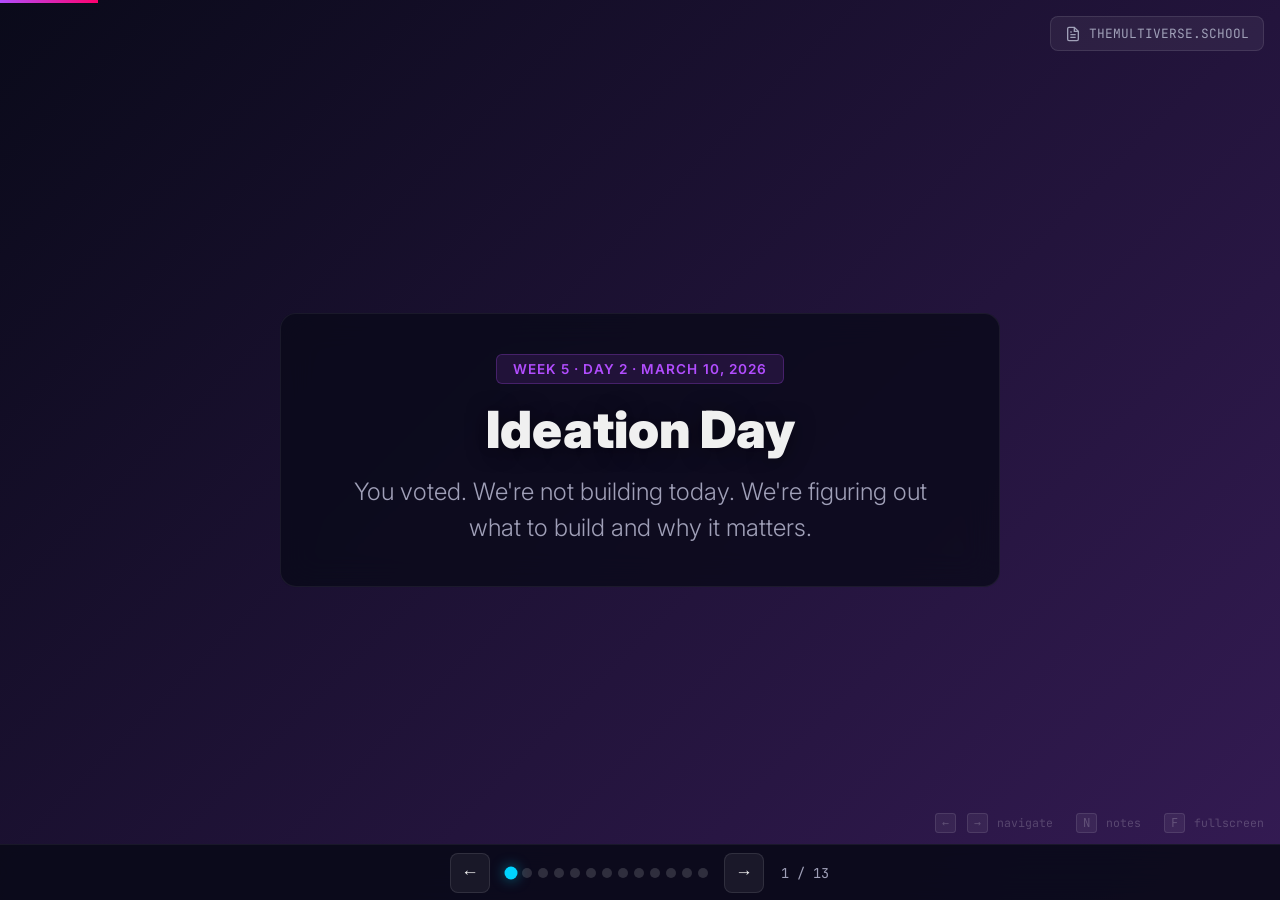
<file: tuesday.html>
<!DOCTYPE html>
<html lang="en">
<head>
<meta charset="UTF-8">
<meta name="viewport" content="width=device-width, initial-scale=1.0">
<title>Learn to Code - Week 5, Day 2</title>
<style>
  @import url('https://fonts.googleapis.com/css2?family=Inter:wght@300;400;600;700;900&family=JetBrains+Mono:wght@400;700&display=swap');

  * { margin: 0; padding: 0; box-sizing: border-box; }

  :root {
    --bg-dark: #0a0a1a;
    --accent-cyan: #00d4ff;
    --accent-pink: #ff006e;
    --accent-yellow: #ffd60a;
    --accent-green: #00e676;
    --accent-orange: #ff6b35;
    --accent-red: #ff2d2d;
    --accent-purple: #b24dff;
    --text-primary: #f0f0f0;
    --text-secondary: #a0a0b8;
    --notes-bg: #111128;
    --notes-width: 420px;
  }

  body {
    font-family: 'Inter', system-ui, -apple-system, sans-serif;
    background: var(--bg-dark);
    color: var(--text-primary);
    overflow: hidden;
    height: 100vh;
    width: 100vw;
  }

  .presentation {
    width: 100vw;
    height: 100vh;
    position: relative;
    transition: width 0.3s ease;
  }

  .presentation.notes-open {
    width: calc(100vw - var(--notes-width));
  }

  .slide {
    position: absolute;
    top: 0; left: 0;
    width: 100%;
    height: 100%;
    display: flex;
    flex-direction: column;
    justify-content: center;
    align-items: center;
    padding: 60px 80px;
    opacity: 0;
    visibility: hidden;
    transition: opacity 0.5s ease, visibility 0.5s ease;
    background-size: cover;
    background-position: center;
    overflow: hidden;
  }

  .slide.active { opacity: 1; visibility: visible; }

  .slide::before {
    content: '';
    position: absolute;
    top: 0; left: 0; right: 0; bottom: 0;
    z-index: 0;
  }

  .slide > * { position: relative; z-index: 1; }

  .slide::before { background: rgba(10,10,26,0.88); }
  .slide-1::before { background: linear-gradient(135deg, rgba(10,10,26,0.75), rgba(178,77,255,0.25)); }
  .slide-2::before { background: linear-gradient(135deg, rgba(10,10,26,0.82), rgba(0,212,255,0.18)); }
  .slide-3::before { background: linear-gradient(135deg, rgba(10,10,26,0.78), rgba(255,0,110,0.22)); }
  .slide-4::before { background: linear-gradient(135deg, rgba(10,10,26,0.80), rgba(0,230,118,0.20)); }
  .slide-5::before { background: linear-gradient(135deg, rgba(10,10,26,0.82), rgba(255,214,10,0.18)); }
  .slide-6::before { background: linear-gradient(135deg, rgba(10,10,26,0.78), rgba(0,212,255,0.22)); }
  .slide-7::before { background: linear-gradient(135deg, rgba(10,10,26,0.78), rgba(255,45,45,0.22)); }
  .slide-8::before { background: linear-gradient(135deg, rgba(10,10,26,0.80), rgba(255,107,53,0.20)); }
  .slide-9::before { background: linear-gradient(135deg, rgba(10,10,26,0.82), rgba(0,230,118,0.18)); }
  .slide-10::before { background: linear-gradient(135deg, rgba(10,10,26,0.80), rgba(255,0,110,0.20)); }
  .slide-11::before { background: linear-gradient(135deg, rgba(10,10,26,0.82), rgba(255,214,10,0.18)); }
  .slide-12::before { background: linear-gradient(135deg, rgba(10,10,26,0.78), rgba(178,77,255,0.22)); }
  .slide-13::before { background: linear-gradient(135deg, rgba(10,10,26,0.75), rgba(255,107,53,0.25)); }

  .content-box {
    background: rgba(10, 10, 26, 0.82);
    backdrop-filter: blur(16px);
    -webkit-backdrop-filter: blur(16px);
    border: 1px solid rgba(255, 255, 255, 0.06);
    border-radius: 16px;
    padding: 32px 40px;
    max-width: 960px;
    width: 100%;
  }

  .content-box-tight {
    background: rgba(10, 10, 26, 0.82);
    backdrop-filter: blur(16px);
    -webkit-backdrop-filter: blur(16px);
    border: 1px solid rgba(255, 255, 255, 0.06);
    border-radius: 16px;
    padding: 40px 48px;
    max-width: 720px;
  }

  .content-box-wide {
    background: rgba(10, 10, 26, 0.82);
    backdrop-filter: blur(16px);
    -webkit-backdrop-filter: blur(16px);
    border: 1px solid rgba(255, 255, 255, 0.06);
    border-radius: 16px;
    padding: 32px 40px;
    max-width: 1100px;
    width: 100%;
  }

  .slide-title {
    font-size: 3.2rem;
    font-weight: 900;
    line-height: 1.15;
    margin-bottom: 16px;
    text-shadow: 0 2px 20px rgba(0,0,0,0.5);
  }

  .slide-subtitle {
    font-size: 1.5rem;
    font-weight: 300;
    color: var(--text-secondary);
    line-height: 1.5;
    max-width: 700px;
  }

  .slide-content ul {
    list-style: none;
    padding: 12px 0 12px 36px;
  }

  .slide-content ul li {
    font-size: 1.35rem;
    line-height: 1.6;
    margin-bottom: 14px;
    position: relative;
  }

  .slide-content ul li::before {
    content: '';
    position: absolute;
    left: -28px;
    top: 10px;
    width: 12px;
    height: 12px;
    border-radius: 2px;
    background: var(--accent-cyan);
  }

  .slide-content ul.pink li::before { background: var(--accent-pink); }
  .slide-content ul.yellow li::before { background: var(--accent-yellow); }
  .slide-content ul.green li::before { background: var(--accent-green); }
  .slide-content ul.orange li::before { background: var(--accent-orange); }
  .slide-content ul.red li::before { background: var(--accent-red); }
  .slide-content ul.purple li::before { background: var(--accent-purple); }

  .slide-content ul li .source {
    display: block;
    font-size: 0.82rem;
    color: var(--text-secondary);
    font-style: italic;
    margin-top: 4px;
    opacity: 0.7;
  }

  .accent-cyan { color: var(--accent-cyan); }
  .accent-pink { color: var(--accent-pink); }
  .accent-yellow { color: var(--accent-yellow); }
  .accent-green { color: var(--accent-green); }
  .accent-orange { color: var(--accent-orange); }
  .accent-red { color: var(--accent-red); }
  .accent-purple { color: var(--accent-purple); }

  .tag {
    display: inline-block;
    font-size: 0.85rem;
    font-weight: 600;
    text-transform: uppercase;
    letter-spacing: 0.08em;
    padding: 6px 16px;
    border-radius: 6px;
    margin-bottom: 16px;
  }

  .tag-cyan { background: rgba(0,212,255,0.12); border: 1px solid rgba(0,212,255,0.25); color: var(--accent-cyan); }
  .tag-pink { background: rgba(255,0,110,0.12); border: 1px solid rgba(255,0,110,0.25); color: var(--accent-pink); }
  .tag-yellow { background: rgba(255,214,10,0.12); border: 1px solid rgba(255,214,10,0.25); color: var(--accent-yellow); }
  .tag-green { background: rgba(0,230,118,0.12); border: 1px solid rgba(0,230,118,0.25); color: var(--accent-green); }
  .tag-orange { background: rgba(255,107,53,0.12); border: 1px solid rgba(255,107,53,0.25); color: var(--accent-orange); }
  .tag-red { background: rgba(255,45,45,0.12); border: 1px solid rgba(255,45,45,0.25); color: var(--accent-red); }
  .tag-purple { background: rgba(178,77,255,0.12); border: 1px solid rgba(178,77,255,0.25); color: var(--accent-purple); }

  .quote-block {
    font-size: 1.5rem;
    font-style: italic;
    line-height: 1.6;
    border-left: 4px solid var(--accent-cyan);
    padding: 16px 24px;
    color: var(--text-secondary);
    margin: 16px 0;
  }

  .quote-block .quote-source {
    display: block;
    font-size: 0.9rem;
    font-style: normal;
    margin-top: 12px;
    font-weight: 600;
  }

  .two-col {
    display: grid;
    grid-template-columns: 1fr 1fr;
    gap: 32px;
    width: 100%;
    max-width: 1000px;
  }

  .col-card {
    background: rgba(10, 10, 26, 0.92);
    border: 1px solid rgba(255,255,255,0.1);
    border-radius: 12px;
    padding: 24px;
    backdrop-filter: blur(16px);
    -webkit-backdrop-filter: blur(16px);
  }

  .col-card h3 {
    font-size: 1.3rem;
    font-weight: 700;
    margin-bottom: 12px;
  }

  .col-card ul {
    list-style: none;
    padding: 0;
  }

  .col-card ul li {
    font-size: 1.05rem;
    line-height: 1.6;
    margin-bottom: 8px;
    padding-left: 0;
  }

  .app-grid {
    display: grid;
    grid-template-columns: 1fr 1fr 1fr;
    gap: 20px;
    width: 100%;
    max-width: 1060px;
  }

  .app-card {
    background: rgba(10, 10, 26, 0.92);
    border: 1px solid rgba(255,255,255,0.12);
    border-radius: 12px;
    padding: 20px;
    text-align: center;
    transition: all 0.3s;
    backdrop-filter: blur(16px);
    -webkit-backdrop-filter: blur(16px);
  }

  .app-card:hover {
    border-color: rgba(255,255,255,0.2);
    transform: translateY(-2px);
  }

  .app-card .app-name {
    font-size: 1.2rem;
    font-weight: 700;
    margin-bottom: 4px;
  }

  .app-card .app-desc {
    font-size: 0.88rem;
    color: var(--text-secondary);
    margin-bottom: 10px;
  }

  .app-card .app-stat {
    font-family: 'JetBrains Mono', monospace;
    font-size: 0.82rem;
    padding: 3px 10px;
    border-radius: 4px;
    display: inline-block;
  }

  .stat-big {
    font-family: 'JetBrains Mono', monospace;
    font-size: 5rem;
    font-weight: 700;
    line-height: 1;
    margin-bottom: 12px;
  }

  .stat-label {
    font-size: 1.3rem;
    color: var(--text-secondary);
    font-weight: 300;
  }

  .pitch-word {
    display: inline-block;
    background: rgba(255,255,255,0.04);
    border: 1px solid rgba(255,255,255,0.1);
    border-radius: 8px;
    padding: 10px 18px;
    margin: 6px;
    font-size: 1.1rem;
    transition: all 0.3s;
  }

  .pitch-word:hover { transform: scale(1.05); }

  .pitch-section {
    margin: 20px 0;
    text-align: center;
  }

  .pitch-section .pitch-label {
    font-family: 'JetBrains Mono', monospace;
    font-size: 0.75rem;
    color: var(--text-secondary);
    text-transform: uppercase;
    letter-spacing: 0.1em;
    margin-bottom: 8px;
    display: block;
  }

  /* Discussion prompt */
  .discuss-prompt {
    font-size: 2rem;
    font-weight: 700;
    text-align: center;
    line-height: 1.4;
    max-width: 700px;
  }

  .discuss-sub {
    font-size: 1.15rem;
    color: var(--text-secondary);
    text-align: center;
    margin-top: 16px;
    max-width: 600px;
    line-height: 1.6;
  }

  .poll-frame {
    background: rgba(255,255,255,0.04);
    border: 1px solid rgba(255,255,255,0.1);
    border-radius: 12px;
    padding: 24px 32px;
    max-width: 700px;
    width: 100%;
  }

  .poll-frame h3 {
    font-size: 1.2rem;
    font-weight: 700;
    margin-bottom: 16px;
  }

  .poll-option {
    background: rgba(255,255,255,0.04);
    border: 1px solid rgba(255,255,255,0.1);
    border-radius: 8px;
    padding: 12px 18px;
    margin-bottom: 10px;
    font-size: 1.05rem;
    display: flex;
    align-items: center;
    gap: 12px;
    transition: all 0.2s;
  }

  .poll-option:hover {
    border-color: var(--accent-cyan);
    background: rgba(0,212,255,0.06);
  }

  .poll-number {
    font-family: 'JetBrains Mono', monospace;
    font-size: 0.85rem;
    color: var(--accent-cyan);
    min-width: 24px;
  }

  .big-link {
    display: inline-block;
    font-size: 2.2rem;
    font-weight: 700;
    font-family: 'JetBrains Mono', monospace;
    padding: 20px 36px;
    background: rgba(255,255,255,0.04);
    border: 2px solid rgba(255,255,255,0.15);
    border-radius: 12px;
    color: var(--accent-cyan);
    text-decoration: none;
    transition: all 0.3s;
    margin-top: 16px;
  }

  .big-link:hover {
    background: rgba(0,212,255,0.1);
    border-color: var(--accent-cyan);
    box-shadow: 0 0 30px rgba(0,212,255,0.2);
  }

  .nav-bar {
    position: fixed;
    bottom: 0; left: 0;
    width: 100%;
    height: 56px;
    background: rgba(10,10,26,0.92);
    backdrop-filter: blur(20px);
    -webkit-backdrop-filter: blur(20px);
    border-top: 1px solid rgba(255,255,255,0.06);
    display: flex;
    align-items: center;
    justify-content: center;
    gap: 16px;
    z-index: 100;
    transition: width 0.3s ease;
  }

  .nav-bar.notes-open { width: calc(100% - var(--notes-width)); }

  .nav-btn {
    background: rgba(255,255,255,0.06);
    border: 1px solid rgba(255,255,255,0.1);
    color: var(--text-primary);
    width: 40px; height: 40px;
    border-radius: 8px;
    display: flex;
    align-items: center;
    justify-content: center;
    cursor: pointer;
    transition: all 0.2s;
    font-size: 1.1rem;
  }

  .nav-btn:hover { background: rgba(255,255,255,0.12); transform: scale(1.05); }

  .slide-dots { display: flex; gap: 6px; align-items: center; }

  .slide-dot {
    width: 10px; height: 10px;
    border-radius: 50%;
    background: rgba(255,255,255,0.15);
    cursor: pointer;
    transition: all 0.3s;
    border: none;
  }

  .slide-dot.active {
    background: var(--accent-cyan);
    box-shadow: 0 0 10px rgba(0,212,255,0.5);
    transform: scale(1.3);
  }

  .slide-dot:hover { background: rgba(255,255,255,0.4); }

  .slide-counter {
    font-family: 'JetBrains Mono', monospace;
    font-size: 0.85rem;
    color: var(--text-secondary);
    min-width: 50px;
    text-align: center;
  }

  .progress-bar {
    position: fixed;
    top: 0; left: 0;
    height: 3px;
    background: linear-gradient(90deg, var(--accent-purple), var(--accent-pink));
    transition: width 0.4s ease;
    z-index: 101;
  }

  .notes-toggle {
    position: fixed;
    top: 16px; right: 16px;
    background: rgba(255,255,255,0.06);
    border: 1px solid rgba(255,255,255,0.1);
    color: var(--text-secondary);
    padding: 8px 14px;
    border-radius: 8px;
    cursor: pointer;
    font-family: 'JetBrains Mono', monospace;
    font-size: 0.8rem;
    z-index: 200;
    transition: all 0.3s;
    display: flex;
    align-items: center;
    gap: 8px;
  }

  .notes-toggle:hover { background: rgba(255,255,255,0.12); color: var(--text-primary); }

  .notes-toggle.active {
    background: rgba(0,212,255,0.15);
    border-color: var(--accent-cyan);
    color: var(--accent-cyan);
    right: calc(var(--notes-width) + 16px);
  }

  .notes-panel {
    position: fixed;
    top: 0;
    right: calc(-1 * var(--notes-width));
    width: var(--notes-width);
    height: 100vh;
    background: var(--notes-bg);
    border-left: 1px solid rgba(255,255,255,0.08);
    z-index: 150;
    transition: right 0.3s ease;
    overflow-y: auto;
    padding: 24px;
  }

  .notes-panel.open { right: 0; }

  .notes-panel h2 {
    font-size: 0.85rem;
    text-transform: uppercase;
    letter-spacing: 0.1em;
    color: var(--accent-cyan);
    margin-bottom: 6px;
    font-family: 'JetBrains Mono', monospace;
  }

  .notes-panel h3 {
    font-size: 1.1rem;
    font-weight: 700;
    margin-bottom: 16px;
    padding-bottom: 12px;
    border-bottom: 1px solid rgba(255,255,255,0.08);
  }

  .notes-section { display: none; }
  .notes-section.active { display: block; }

  .notes-section p {
    font-size: 0.92rem;
    line-height: 1.7;
    color: var(--text-secondary);
    margin-bottom: 14px;
  }

  .notes-section .talk-point {
    padding: 10px 14px;
    background: rgba(255,255,255,0.03);
    border-left: 3px solid var(--accent-cyan);
    border-radius: 0 8px 8px 0;
    margin-bottom: 10px;
    font-size: 0.88rem;
    line-height: 1.6;
    color: var(--text-secondary);
  }

  .notes-section .talk-point strong { color: var(--text-primary); }

  .notes-section .cue {
    font-family: 'JetBrains Mono', monospace;
    font-size: 0.78rem;
    color: var(--accent-pink);
    text-transform: uppercase;
    letter-spacing: 0.05em;
    margin: 16px 0 8px;
    display: flex;
    align-items: center;
    gap: 6px;
  }

  .notes-section .cue::before {
    content: '';
    display: inline-block;
    width: 8px; height: 8px;
    border-radius: 50%;
    background: var(--accent-pink);
  }

  .notes-section .source-cite {
    font-size: 0.8rem;
    color: var(--text-secondary);
    font-style: italic;
    padding: 6px 0;
    border-top: 1px dashed rgba(255,255,255,0.06);
    margin-top: 8px;
  }

  .notes-section .time-est {
    font-family: 'JetBrains Mono', monospace;
    font-size: 0.75rem;
    background: rgba(255,214,10,0.1);
    color: var(--accent-yellow);
    padding: 4px 10px;
    border-radius: 4px;
    display: inline-block;
    margin-bottom: 16px;
  }

  .keyboard-hint {
    position: fixed;
    bottom: 70px; right: 16px;
    font-family: 'JetBrains Mono', monospace;
    font-size: 0.72rem;
    color: rgba(255,255,255,0.2);
    text-align: right;
    z-index: 99;
    transition: right 0.3s ease;
  }

  .keyboard-hint.notes-open { right: calc(var(--notes-width) + 16px); }

  .keyboard-hint kbd {
    background: rgba(255,255,255,0.06);
    border: 1px solid rgba(255,255,255,0.1);
    padding: 2px 6px;
    border-radius: 3px;
    margin: 0 2px;
  }

  @media (max-width: 900px) {
    .slide { padding: 40px 32px; }
    .slide-title { font-size: 2.2rem; }
    .slide-subtitle { font-size: 1.2rem; }
    .slide-content ul li { font-size: 1.1rem; }
    .big-link { font-size: 1.6rem; padding: 16px 24px; }
    .two-col { grid-template-columns: 1fr; gap: 20px; }
    .app-grid { grid-template-columns: 1fr; }
    .quote-block { font-size: 1.3rem; }
    .content-box { padding: 20px 24px; }
    .stat-big { font-size: 3.5rem; }
    .discuss-prompt { font-size: 1.5rem; }
    :root { --notes-width: 320px; }
  }
</style>
</head>
<body>

<div class="progress-bar" id="progressBar"></div>

<button class="notes-toggle" id="notesToggle" onclick="toggleNotes()">
  <svg width="16" height="16" fill="none" stroke="currentColor" stroke-width="2" viewBox="0 0 24 24"><path d="M14 2H6a2 2 0 00-2 2v16a2 2 0 002 2h12a2 2 0 002-2V8z"/><path d="M14 2v6h6M16 13H8M16 17H8M10 9H8"/></svg>
  THEMULTIVERSE.SCHOOL
</button>

<!-- ===================== SLIDES ===================== -->
<div class="presentation" id="presentation">

  <!-- SLIDE 1: Title -->
  <div class="slide slide-1 active" style="background-image: url('https://images.pexels.com/photos/3184291/pexels-photo-3184291.jpeg?auto=compress&cs=tinysrgb&w=1920');">
    <div class="content-box-tight" style="text-align: center;">
      <span class="tag tag-purple">Week 5 &middot; Day 2 &middot; March 10, 2026</span>
      <h1 class="slide-title">Ideation Day</h1>
      <p class="slide-subtitle">You voted. We're not building today. We're figuring out what to build and why it matters.</p>
    </div>
  </div>

  <!-- SLIDE 2: The Vote -->
  <div class="slide slide-2" style="background-image: url('https://images.pexels.com/photos/7103/writing-notes-idea-conference.jpg?auto=compress&cs=tinysrgb&w=1920');">
    <span class="tag tag-cyan">myr.quest/demo-crazy</span>
    <h1 class="slide-title">Ranked Choice. <span class="accent-cyan">3 Rounds.</span></h1>
    <div class="content-box-tight" style="text-align: center;">
      <p class="slide-subtitle" style="margin-bottom: 24px;">Not "pick your favorite." Rank them all. Least popular gets eliminated, votes redistribute. Repeat until someone has majority.</p>
      <p style="font-size: 1.6rem; font-weight: 700;">After 3 rounds:</p>
      <p style="font-size: 1.2rem; color: var(--text-secondary); margin-top: 12px;">The executive function app won.</p>
    </div>
  </div>

  <!-- SLIDE 3: The Winning Pitch -->
  <div class="slide slide-3" style="background-image: url('https://images.pexels.com/photos/3808057/pexels-photo-3808057.jpeg?auto=compress&cs=tinysrgb&w=1920');">
    <span class="tag tag-pink">The Winning Pitch</span>
    <h1 class="slide-title">Word by word</h1>
    <div class="content-box">
      <div class="pitch-section">
        <span class="pitch-label">What is it</span>
        <span class="pitch-word accent-cyan" style="border-color: rgba(0,212,255,0.3);">executive function app</span>
      </div>
      <div class="pitch-section">
        <span class="pitch-label">Who is it for</span>
        <span class="pitch-word accent-pink" style="border-color: rgba(255,0,110,0.3);">take the pressure off our partners!</span>
      </div>
      <div class="pitch-section">
        <span class="pitch-label">What does it do</span>
        <span class="pitch-word" style="border-color: rgba(0,230,118,0.3);"><span class="accent-green">helps guide you</span> / ease executive function burnout</span>
        <span class="pitch-word" style="border-color: rgba(0,230,118,0.3);">based on <span class="accent-green">how you're feeling</span> and <span class="accent-green">what you have left to do</span></span>
      </div>
      <div class="pitch-section">
        <span class="pitch-label">How is it different</span>
        <span class="pitch-word" style="border-color: rgba(255,214,10,0.3);"><span class="accent-yellow">adjusts if today you're sad</span></span>
        <span class="pitch-word" style="border-color: rgba(255,214,10,0.3);"><span class="accent-yellow">learns</span> based on what does and doesn't work</span>
      </div>
      <div class="pitch-section">
        <span class="pitch-label">How does it reach you</span>
        <span class="pitch-word" style="border-color: rgba(178,77,255,0.3);"><span class="accent-purple">AI powered</span> and can <span class="accent-purple">text you</span></span>
      </div>
    </div>
  </div>

  <!-- SLIDE 4: Discussion - Partners -->
  <div class="slide slide-4" style="background-image: url('https://images.pexels.com/photos/3184360/pexels-photo-3184360.jpeg?auto=compress&cs=tinysrgb&w=1920');">
    <span class="tag tag-green">Let's talk</span>
    <div class="content-box-tight" style="text-align: center;">
      <p class="discuss-prompt">"Take the pressure off <span class="accent-green">our partners</span>"</p>
      <p class="discuss-sub">What does that mean to you? What does that look like in real life?</p>
    </div>
  </div>

  <!-- SLIDE 5: What is executive function (casual) -->
  <div class="slide slide-5" style="background-image: url('https://images.pexels.com/photos/3182812/pexels-photo-3182812.jpeg?auto=compress&cs=tinysrgb&w=1920');">
    <span class="tag tag-yellow">Quick context</span>
    <h1 class="slide-title">What is <span class="accent-yellow">executive function</span></h1>
    <div class="content-box-tight" style="text-align: center;">
      <p style="font-size: 1.3rem; line-height: 1.7; margin-bottom: 20px;">It's the part of your brain that handles getting things done. Starting tasks. Staying organized. Managing your time. Not losing your keys. Regulating your emotions so one bad thing doesn't ruin the whole day.</p>
      <p style="font-size: 1.15rem; color: var(--text-secondary); line-height: 1.7;">When it's working, you don't notice it. When it's not, everything falls apart. And it gets worse when you're tired, stressed, burned out, or sad.</p>
    </div>
  </div>

  <!-- SLIDE 6: Discussion - You know what to do -->
  <div class="slide slide-6" style="background-image: url('https://images.pexels.com/photos/1181675/pexels-photo-1181675.jpeg?auto=compress&cs=tinysrgb&w=1920');">
    <span class="tag tag-cyan">Let's talk</span>
    <div class="content-box-tight" style="text-align: center;">
      <p class="discuss-prompt">Have you ever known <span class="accent-cyan">exactly</span> what you needed to do, but you just... couldn't?</p>
      <p class="discuss-sub">That gap between knowing and doing. That's executive function. What does that feel like for you?</p>
    </div>
  </div>

  <!-- SLIDE 7: Apps in the space -->
  <div class="slide slide-7" style="background-image: url('https://images.pexels.com/photos/3760790/pexels-photo-3760790.jpeg?auto=compress&cs=tinysrgb&w=1920');">
    <span class="tag tag-red">What already exists</span>
    <h1 class="slide-title">Apps in <span class="accent-red">this space</span></h1>
    <div class="app-grid">
      <div class="app-card">
        <div class="app-name accent-pink">Finch</div>
        <div class="app-desc">Self-care pet. Grew without VC.</div>
        <div class="app-stat" style="background: rgba(255,0,110,0.12); color: var(--accent-pink);">5M+ downloads</div>
      </div>
      <div class="app-card">
        <div class="app-name accent-cyan">Tiimo</div>
        <div class="app-desc">Visual planner for neurodivergent brains.</div>
        <div class="app-stat" style="background: rgba(0,212,255,0.12); color: var(--accent-cyan);">iPhone App of the Year '25</div>
      </div>
      <div class="app-card">
        <div class="app-name accent-green">Goblin Tools</div>
        <div class="app-desc">AI task breakdown. One dev made it.</div>
        <div class="app-stat" style="background: rgba(0,230,118,0.12); color: var(--accent-green);">Free, 70+ languages</div>
      </div>
      <div class="app-card">
        <div class="app-name accent-yellow">Structured</div>
        <div class="app-desc">Timeline planner. Simple.</div>
        <div class="app-stat" style="background: rgba(255,214,10,0.12); color: var(--accent-yellow);">15M+ downloads</div>
      </div>
      <div class="app-card">
        <div class="app-name accent-orange">Focusmate</div>
        <div class="app-desc">Virtual body doubling.</div>
        <div class="app-stat" style="background: rgba(255,107,53,0.12); color: var(--accent-orange);">Accountability sessions</div>
      </div>
      <div class="app-card">
        <div class="app-name accent-purple">And Many More</div>
        <div class="app-desc">What do you use?</div>
     
      </div>
    </div>
  </div>

  <!-- SLIDE 8: Discussion - What works and doesn't -->
  <div class="slide slide-8" style="background-image: url('https://images.pexels.com/photos/4050315/pexels-photo-4050315.jpeg?auto=compress&cs=tinysrgb&w=1920');">
    <span class="tag tag-orange">Let's talk</span>
    <div class="content-box-tight" style="text-align: center;">
      <p class="discuss-prompt">Have you tried any of these? What <span class="accent-orange">worked?</span> What <span class="accent-orange">didn't?</span></p>
      <p class="discuss-sub">Or any other productivity app, planner, system, hack. What stuck and what did you abandon after a week?</p>
    </div>
  </div>

  <!-- SLIDE 9: The honest part -->
  <div class="slide slide-9" style="background-image: url('https://images.pexels.com/photos/3184418/pexels-photo-3184418.jpeg?auto=compress&cs=tinysrgb&w=1920');">
    <span class="tag tag-green">Being honest</span>
    <h1 class="slide-title">The stuff <span class="accent-green">nobody says</span></h1>
    <div class="content-box">
      <div class="slide-content">
        <ul class="green">
          <li>Most of these apps don't have evidence they actually work. A review of 109 of them found <strong>zero</strong> with real proof.
            <span class="source">ScienceDirect/PubMed, 2020</span>
          </li>
          <li>Streaks and badges can create guilt instead of motivation. You miss a day and you feel worse, not better.</li>
          <li>Every new app is another thing you have to manage. If using the tool requires the thing you're struggling with, it's not helping.</li>
          <li>But: tools that show up at the right time, in the right way, for people who actually need them? Those do show real results.
            <span class="source">Shepard et al., 2023; Frontiers in Education, 2025</span>
          </li>
        </ul>
      </div>
    </div>
  </div>

  <!-- SLIDE 10: People worth knowing about -->
  <div class="slide slide-10" style="background-image: url('https://images.pexels.com/photos/1181533/pexels-photo-1181533.jpeg?auto=compress&cs=tinysrgb&w=1920');">
    <span class="tag tag-pink">People in this space</span>
    <h1 class="slide-title">Worth <span class="accent-pink">looking up</span></h1>
    <div class="content-box">
      <div class="slide-content">
        <ul class="pink">
          <li><strong>Dr. K / Healthy Gamer GG</strong> &ndash; Harvard psychiatrist, Twitch streamer, was addicted to games himself. Runs EF coaching groups. Accessible and real. <span style="color: var(--text-secondary); font-size: 0.9rem;">healthygamer.gg</span></li>
          <li><strong>Bren&eacute; Brown</strong> &ndash; Shame and perfectionism make executive function worse. Her burnout episode with the Nagoski sisters is worth a listen.</li>
          <li><strong>Emily &amp; Amelia Nagoski</strong> &ndash; Wrote <em>Burnout</em>. Removing the stressor isn't enough, your body still needs to complete the stress cycle.</li>
          <li><strong>Dr. Gloria Mark</strong> (UC Irvine) &ndash; Studies attention. 23+ min to refocus after an interruption. Wrote <em>Attention Span</em>.</li>
        </ul>
      </div>
    </div>
  </div>

  <!-- SLIDE 11: The design constraint -->
  <div class="slide slide-11" style="background-image: url('https://images.pexels.com/photos/3184339/pexels-photo-3184339.jpeg?auto=compress&cs=tinysrgb&w=1920');">
    <span class="tag tag-yellow">Our constraint</span>
    <div class="content-box-tight" style="text-align: center;">
      <p class="discuss-prompt">If using the app <span class="accent-yellow">requires</span> executive function, we failed.</p>
      <p class="discuss-sub">So how do we make something that's simple enough to use on your worst day, but smart enough to actually help?</p>
    </div>
  </div>

  <!-- SLIDE 12: Polls -->
  <div class="slide slide-12" style="background-image: url('https://images.pexels.com/photos/3184306/pexels-photo-3184306.jpeg?auto=compress&cs=tinysrgb&w=1920');">
    <span class="tag tag-purple">Your turn</span>
    <h1 class="slide-title">Ranked choice, <span class="accent-purple">round 2</span></h1>
    <div class="content-box">
      <div class="slide-content">
        <ul class="purple">
          <li><strong>Poll 1: How do users interact with this thing?</strong> Mood check-in first? Chat? Visual timeline? SMS only? Some mix?</li>
          <li><strong>Poll 2: What's the AI's personality?</strong> Gentle coach? Blunt? Quiet? Chaotic?</li>
          <li><strong>Poll 3: What do we build first?</strong> Task decomposition? Mood-aware scheduling? Text nudges? Daily reflection?</li>
          <li><strong>Poll 4: What do we call it?</strong></li>
        </ul>
      </div>
      <div style="text-align: center; margin-top: 16px;">
        <a class="big-link" href="https://myr.quest/demo-crazy" target="_blank" style="border-color: var(--accent-purple); color: var(--accent-purple);">myr.quest/demo-crazy</a>
      </div>
    </div>
  </div>

  <!-- SLIDE 13: Tomorrow -->
  <div class="slide slide-13" style="background-image: url('https://images.pexels.com/photos/3184287/pexels-photo-3184287.jpeg?auto=compress&cs=tinysrgb&w=1920');">
    <span class="tag tag-orange">Wednesday</span>
    <h1 class="slide-title">Tomorrow we build</h1>
    <div class="content-box-tight" style="text-align: center;">
      <p style="font-size: 1.3rem; margin-bottom: 20px;">Today: vote, discuss, decide.</p>
      <p style="font-size: 1.3rem; margin-bottom: 20px;">Wednesday through Friday: ship it.</p>
      <div style="margin-top: 20px;">
        <a class="big-link" href="https://myr.quest/demo-crazy" target="_blank" style="border-color: var(--accent-orange); color: var(--accent-orange);">go vote</a>
      </div>
    </div>
  </div>

</div>

<!-- ===================== NOTES PANEL ===================== -->
<div class="notes-panel" id="notesPanel">

  <div class="notes-section active" data-slide="1">
    <h2>Slide 1</h2>
    <h3>Title</h3>
    <div class="time-est">~1 min</div>
    <div class="talk-point">Set the tone: today is different. No code. Just thinking and deciding together. Yesterday was heavy news. Today is about what we're making this week.</div>
  </div>

  <div class="notes-section" data-slide="2">
    <h2>Slide 2</h2>
    <h3>The Vote</h3>
    <div class="time-est">~4 min</div>
    <div class="talk-point"><strong>Pull up myr.quest/demo-crazy and show actual results.</strong> Walk through how ranked choice works briefly: not just who got the most first-place votes. Least popular gets eliminated, their votes go to their second choice. Repeat until someone has majority.</div>
    <div class="talk-point">It took 3 rounds. That means it was close. The EF app won because the most people could get behind it, even if it wasn't everyone's #1.</div>
    <div class="cue">Discussion</div>
    <p>"Why do you think this one won over the others?" Let a few people talk.</p>
  </div>

  <div class="notes-section" data-slide="3">
    <h2>Slide 3</h2>
    <h3>The Winning Pitch</h3>
    <div class="time-est">~5 min</div>
    <div class="talk-point">This is the actual text from the winning submission. Go through each piece. The pitch is solid because it answers the basic questions: what, who, how, what's different, how it reaches you.</div>
    <div class="talk-point"><strong>"Take the pressure off our partners"</strong> is the emotional core. It's about the person who has to remind you, check on you, ask if you did the thing. That relationship tax.</div>
    <div class="talk-point"><strong>"Adjusts if today you're sad"</strong> is the differentiator. Most planners treat every day the same. A bad sleep Tuesday isn't the same as a good energy Tuesday.</div>
    <div class="talk-point"><strong>"Can text you"</strong> is interesting because it means the app comes to you. You don't have to remember to open it. That's a design choice worth unpacking.</div>
  </div>

  <div class="notes-section" data-slide="4">
    <h2>Slide 4</h2>
    <h3>Discussion: Partners</h3>
    <div class="time-est">~8 min</div>
    <div class="talk-point"><strong>This is the first big discussion.</strong> Let it breathe. The pitch specifically said "partners" and that resonated enough to win the vote. Why?</div>
    <div class="talk-point">It could mean romantic partners, spouses, roommates, parents, coworkers. Anyone who ends up picking up slack or being the reminder system for someone else.</div>
    <div class="talk-point">Let people share if they want. This might get personal and that's okay. Some people are the ones who struggle with this, some are the partners. Both perspectives are useful for designing the app.</div>
    <div class="cue">Listen</div>
    <p>Your job here is to facilitate, not lecture. Ask follow-ups. "What does that look like day to day?" "How does that feel on both sides?" Take notes on what people say; it's design research.</p>
  </div>

  <div class="notes-section" data-slide="5">
    <h2>Slide 5</h2>
    <h3>What is EF</h3>
    <div class="time-est">~2 min</div>
    <div class="talk-point">Keep this casual. You're not giving a medical definition. You're just making sure everyone's on the same page about what we're talking about.</div>
    <div class="talk-point">The key thing: executive function gets worse when you're tired, stressed, sad, or burned out. It's not a fixed trait. It fluctuates. That's why the winning pitch said "adjusts if today you're sad."</div>
    <div class="source-cite">If anyone wants to go deeper: Dr. K on Healthy Gamer GG has great accessible explainers. Dr. Russell Barkley's free fact sheets at russellbarkley.org are the clinical standard.</div>
  </div>

  <div class="notes-section" data-slide="6">
    <h2>Slide 6</h2>
    <h3>Discussion: The Gap</h3>
    <div class="time-est">~6 min</div>
    <div class="talk-point"><strong>Second big discussion.</strong> "Have you ever known exactly what you needed to do but couldn't make yourself do it?" Basically everyone has experienced this. It's not just a neurodivergent thing.</div>
    <div class="talk-point">The point isn't to diagnose anyone or make this clinical. It's to make the problem concrete so we can design for it. What does that stuck feeling actually feel like? What breaks the logjam? What makes it worse?</div>
    <div class="talk-point">Whatever people share here is design input. If someone says "I just need someone to tell me the first step," that's a feature. If someone says "I need someone to not judge me," that's a tone decision for the AI.</div>
    <div class="cue">Listen + Note</div>
    <p>Write down what people say. This feeds directly into the polls later.</p>
  </div>

  <div class="notes-section" data-slide="7">
    <h2>Slide 7</h2>
    <h3>Existing Apps</h3>
    <div class="time-est">~3 min</div>
    <div class="talk-point">Quick overview. Don't go deep on each one. The point is just: this space exists, people are building in it, some of them are doing well.</div>
    <div class="talk-point"><strong>Finch:</strong> Virtual pet that mirrors your self-care. $2.9M/month revenue, bootstrapped. The pet model works because you're taking care of something else, and that externalizes the self-care.</div>
    <div class="talk-point"><strong>Tiimo:</strong> Won iPhone App of the Year 2025. Visual planner with icons and timers. Built specifically for neurodivergent users.</div>
    <div class="talk-point"><strong>Goblin Tools:</strong> One developer made this. "Magic ToDo" breaks overwhelming tasks into small steps. Free. Does one thing well.</div>
    <div class="talk-point"><strong>Healthy Gamer:</strong> Dr. K (Dr. Alok Kanojia). Harvard-trained psychiatrist who streams on Twitch. Was addicted to video games himself, went to an ashram in India, came back, became a psychiatrist. Runs executive function coaching groups online. Talks about this stuff in a way that doesn't feel like a textbook. 6M+ YouTube subscribers. healthygamer.gg</div>
    <div class="source-cite">Finch: Jo Ash Sakula, Medium 2025; SensorTower. Tiimo: Apple App Store Awards 2025; Fast Company 2025. Goblin Tools: goblin.tools. Structured: structured.app. Healthy Gamer: healthygamer.gg; Wikipedia.</div>
  </div>

  <div class="notes-section" data-slide="8">
    <h2>Slide 8</h2>
    <h3>Discussion: What Works/Doesn't</h3>
    <div class="time-est">~8 min</div>
    <div class="talk-point"><strong>Third big discussion, and probably the most useful one.</strong> Let people share their personal app/system graveyard. Everyone has one. The to-do app they used for 3 days. The planner they bought and never opened. The habit tracker that made them feel bad.</div>
    <div class="talk-point">Listen for patterns: What made them try it? What made them stop? Was it too complicated? Too many notifications? Not enough? Made them feel guilty? Forgot it existed?</div>
    <div class="talk-point">Also listen for what DID stick. If someone says "I've used the same app for 2 years," ask them why. That's gold for our design.</div>
    <div class="cue">Design Research</div>
    <p>Everything said in this discussion is design research. Write it down. This is more valuable than any study.</p>
  </div>

  <div class="notes-section" data-slide="9">
    <h2>Slide 9</h2>
    <h3>Being Honest</h3>
    <div class="time-est">~3 min</div>
    <div class="talk-point">Don't dwell here. Just be straight about it: most of these apps don't have evidence they work. We should know that going in.</div>
    <div class="talk-point">The 0/109 stat is from a systematic review in ScienceDirect/PubMed (2020). None of 109 ADHD mobile apps provided scientific evidence for effectiveness.</div>
    <div class="talk-point">But: tools designed for people who actually need them, that show up at the right moment, do show real results. A 2023 review (Shepard et al.) found medium-to-large effects for clinical populations. An 8-week study in Frontiers in Education (2025) found gamified tools improved real outcomes and the improvements stuck.</div>
    <div class="talk-point">The framing: we're not going to pretend our app cures anything. We're building a tool. A tool that might help someone get through a hard day. That's enough.</div>
    <div class="source-cite">ScienceDirect/PubMed 2020; Shepard et al. 2023; Frontiers in Education 2025; FTC v. Lumosity 2016; Stanford/Max Planck consensus 2014</div>
  </div>

  <div class="notes-section" data-slide="10">
    <h2>Slide 10</h2>
    <h3>People Worth Knowing</h3>
    <div class="time-est">~3 min</div>
    <div class="talk-point">Reference slide. Don't lecture on each person. Just give enough for people to look them up later if they're interested.</div>
    <div class="talk-point"><strong>Dr. K:</strong> The one to highlight most. His content is accessible, he's been through it himself, and he literally runs EF coaching groups. If anyone wants to understand this space better, start with his YouTube.</div>
    <div class="talk-point"><strong>Bren&eacute; Brown:</strong> Her point about shame is relevant. When you feel shame about not getting things done, it makes it harder to get things done. Vicious cycle. Her podcast episode with the Nagoski sisters on burnout is directly relevant to what we're building.</div>
    <div class="talk-point"><strong>Nagoski sisters:</strong> Key idea from <em>Burnout</em>: the stress response is a cycle. Removing the stressor doesn't complete the cycle. Your body still needs to process it through movement, breathing, crying, creative expression, etc. An app that only manages tasks but ignores how you feel is missing this.</div>
    <div class="talk-point"><strong>Gloria Mark:</strong> 23 minutes to refocus after an interruption. Average screen attention span down to 47 seconds. Wrote <em>Attention Span</em> (2023). Her data is useful context for why notification-heavy apps backfire.</div>
    <div class="source-cite">Dr. K: healthygamer.gg, Wikipedia. Brown: brenebrown.com. Nagoski: <em>Burnout</em> (2019). Mark: gloriamark.com, UC Irvine research.</div>
  </div>

  <div class="notes-section" data-slide="11">
    <h2>Slide 11</h2>
    <h3>The Constraint</h3>
    <div class="time-est">~5 min</div>
    <div class="talk-point">This is the design principle for the whole week. Read it, let it land, then open it up.</div>
    <div class="talk-point">"If using the app requires executive function, we failed." That means: if someone has to navigate menus, remember to open it, figure out a complex interface, configure settings... we've already lost the people we're building for.</div>
    <div class="talk-point">The question on screen is real: how do we make something simple enough for your worst day, but smart enough to actually be useful?</div>
    <div class="cue">Discussion</div>
    <p>Open the floor: "What would that look like? What's the simplest version of this that could actually help?" Let people riff for a few minutes before moving to the polls. This is the transition from discussion to decision.</p>
  </div>

  <div class="notes-section" data-slide="12">
    <h2>Slide 12</h2>
    <h3>Polls</h3>
    <div class="time-est">~10 min</div>
    <div class="talk-point"><strong>Have the polls ready on myr.quest/demo-crazy before class.</strong> Give people 5-8 minutes to vote on all four. Walk around and help if anyone's confused.</div>
    <div class="talk-point">Poll 1 is the biggest decision. It shapes the whole architecture. SMS-only means no frontend. Chat means conversational AI. Visual timeline means rich UI. This determines the week.</div>
    <div class="talk-point">Poll 2 (personality) is more important than it sounds. A gentle coach says different things at 2pm than a blunt accountability partner does.</div>
    <div class="talk-point">Poll 3 (feature priority) determines what we build first on Wednesday. Three build days left.</div>
    <div class="talk-point">Poll 4 (name) makes the project feel real.</div>
    <div class="cue">Activity</div>
    <p>Phones out. myr.quest/demo-crazy. Rank everything. ~5 minutes to vote, then pull up results together and discuss.</p>
  </div>

  <div class="notes-section" data-slide="13">
    <h2>Slide 13</h2>
    <h3>Close</h3>
    <div class="time-est">~2 min</div>
    <div class="talk-point">Quick close. Wednesday we code. The polls determine what we build. If anyone hasn't voted, now's the time.</div>
    <div class="talk-point">If anyone wants to go deeper before tomorrow: Dr. K's YouTube channel, Bren&eacute; Brown's burnout podcast episode, or just try a few of the apps from slide 7 and come in with opinions.</div>
  </div>

</div>

<!-- ===================== BOTTOM NAV ===================== -->
<nav class="nav-bar" id="navBar">
  <button class="nav-btn" onclick="changeSlide(-1)">&#8592;</button>
  <div class="slide-dots" id="slideDots"></div>
  <button class="nav-btn" onclick="changeSlide(1)">&#8594;</button>
  <span class="slide-counter" id="slideCounter"></span>
</nav>

<div class="keyboard-hint" id="keyboardHint">
  <kbd>&larr;</kbd> <kbd>&rarr;</kbd> navigate &nbsp; <kbd>N</kbd> notes &nbsp; <kbd>F</kbd> fullscreen
</div>

<script>
  const slides = document.querySelectorAll('.slide');
  const notesSections = document.querySelectorAll('.notes-section');
  const dotsContainer = document.getElementById('slideDots');
  const counter = document.getElementById('slideCounter');
  const progressBar = document.getElementById('progressBar');
  const notesPanel = document.getElementById('notesPanel');
  const notesToggle = document.getElementById('notesToggle');
  const presentation = document.getElementById('presentation');
  const navBar = document.getElementById('navBar');
  const keyboardHint = document.getElementById('keyboardHint');
  let current = 0;
  let notesOpen = false;

  slides.forEach((_, i) => {
    const dot = document.createElement('button');
    dot.className = 'slide-dot' + (i === 0 ? ' active' : '');
    dot.onclick = () => goToSlide(i);
    dotsContainer.appendChild(dot);
  });

  function goToSlide(n) {
    slides[current].classList.remove('active');
    notesSections[current].classList.remove('active');
    dotsContainer.children[current].classList.remove('active');
    current = n;
    slides[current].classList.add('active');
    notesSections[current].classList.add('active');
    dotsContainer.children[current].classList.add('active');
    counter.textContent = (current + 1) + ' / ' + slides.length;
    progressBar.style.width = ((current + 1) / slides.length * 100) + '%';
  }

  function changeSlide(dir) {
    const next = current + dir;
    if (next >= 0 && next < slides.length) goToSlide(next);
  }

  function toggleNotes() {
    notesOpen = !notesOpen;
    notesPanel.classList.toggle('open', notesOpen);
    notesToggle.classList.toggle('active', notesOpen);
    presentation.classList.toggle('notes-open', notesOpen);
    navBar.classList.toggle('notes-open', notesOpen);
    keyboardHint.classList.toggle('notes-open', notesOpen);
  }

  document.addEventListener('keydown', (e) => {
    if (e.key === 'ArrowRight' || e.key === ' ') { e.preventDefault(); changeSlide(1); }
    else if (e.key === 'ArrowLeft') { e.preventDefault(); changeSlide(-1); }
    else if (e.key === 'n' || e.key === 'N') toggleNotes();
    else if (e.key === 'f' || e.key === 'F') {
      if (!document.fullscreenElement) document.documentElement.requestFullscreen();
      else document.exitFullscreen();
    }
    else if (e.key === 'Home') goToSlide(0);
    else if (e.key === 'End') goToSlide(slides.length - 1);
  });

  let touchStartX = 0;
  document.addEventListener('touchstart', e => { touchStartX = e.changedTouches[0].screenX; });
  document.addEventListener('touchend', e => {
    const diff = touchStartX - e.changedTouches[0].screenX;
    if (Math.abs(diff) > 50) changeSlide(diff > 0 ? 1 : -1);
  });

  goToSlide(0);
</script>

</body>
</html>
</file>
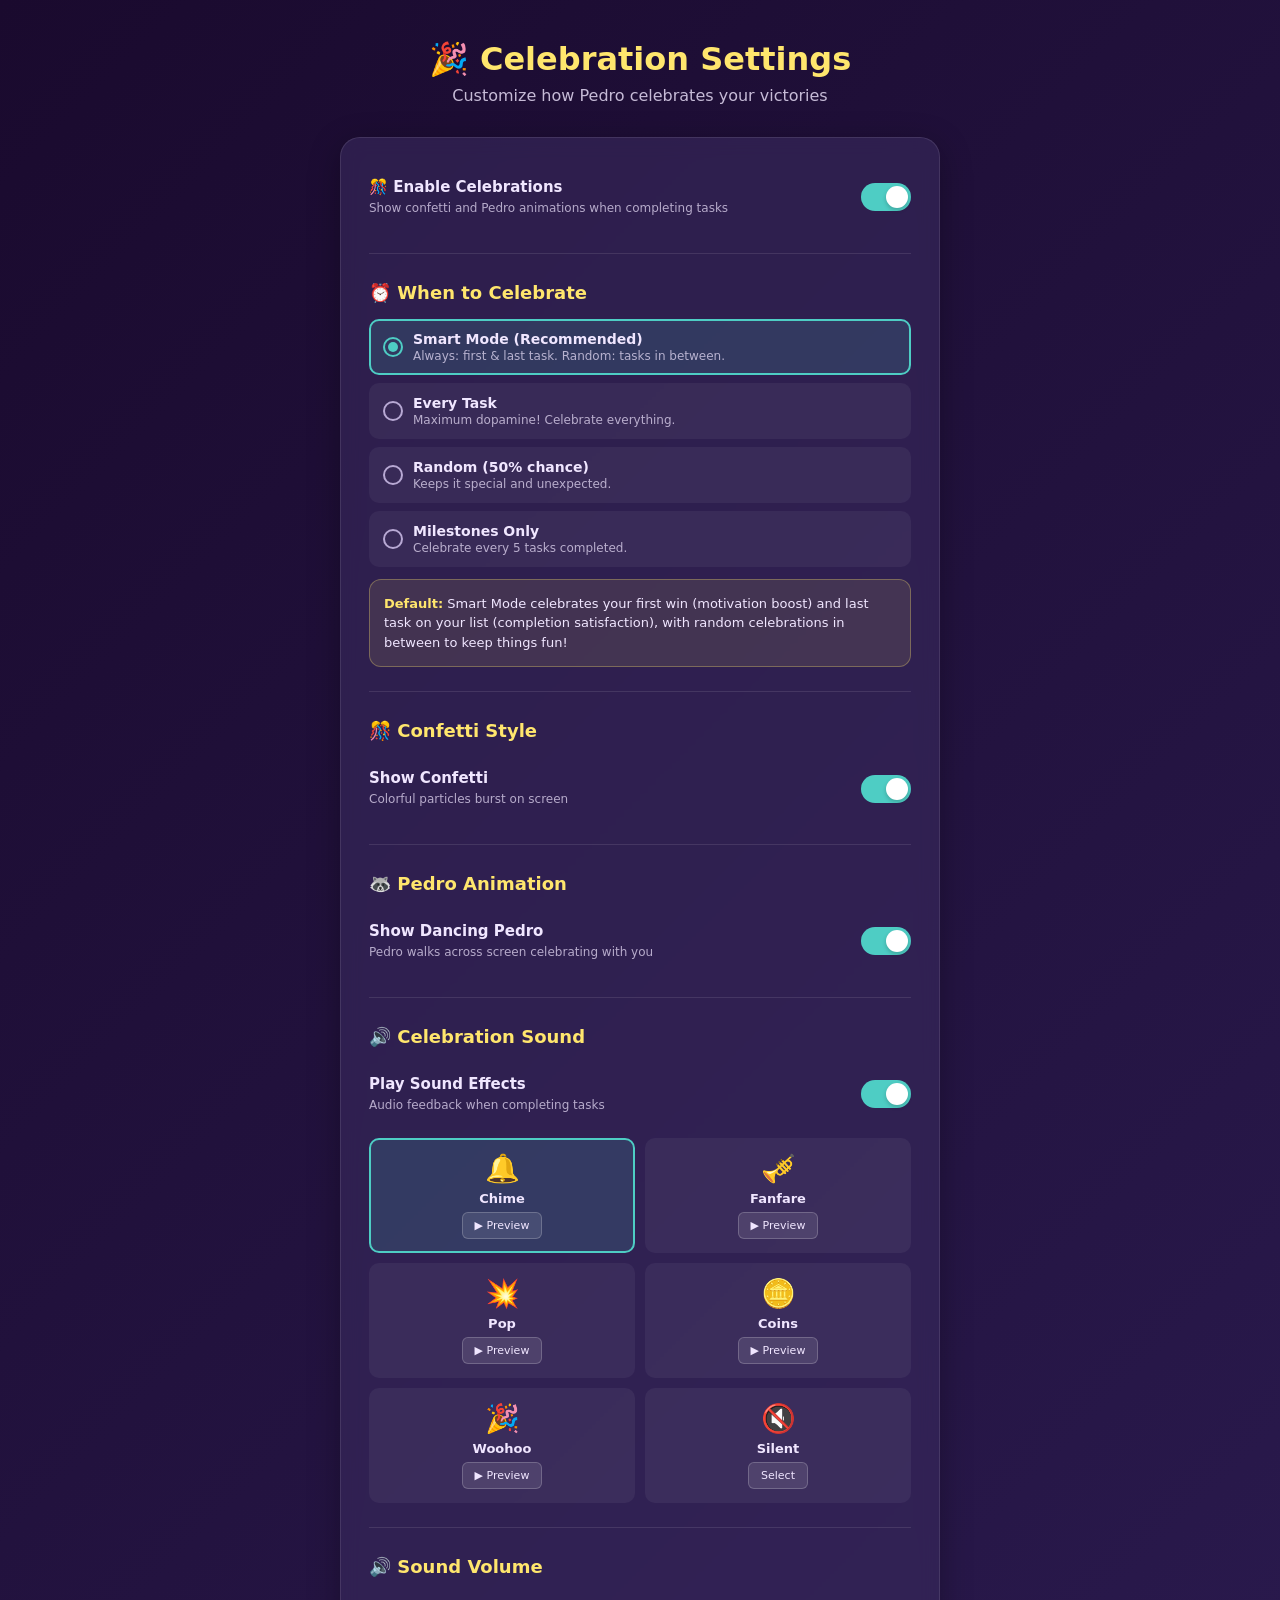
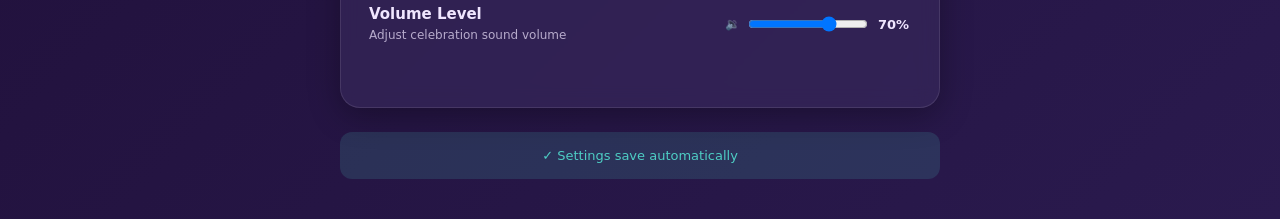
<file: .superpowers/brainstorm/53997-1773253614/celebration-settings-v2.html>
<!DOCTYPE html>
<html lang="en">
<head>
  <meta charset="UTF-8">
  <meta name="viewport" content="width=device-width, initial-scale=1.0">
  <title>Celebration Settings Mockup</title>
  <style>
    * { margin: 0; padding: 0; box-sizing: border-box; }

    body {
      font-family: 'Segoe UI', system-ui, sans-serif;
      background: linear-gradient(135deg, #1a0a2e, #2a1a4e);
      color: #f0e6ff;
      min-height: 100vh;
      padding: 40px 20px;
    }

    .container {
      max-width: 600px;
      margin: 0 auto;
    }

    h1 {
      text-align: center;
      font-size: 32px;
      margin-bottom: 8px;
      color: #ffe66d;
    }

    .subtitle {
      text-align: center;
      opacity: 0.8;
      margin-bottom: 32px;
      font-size: 16px;
    }

    .settings-panel {
      background: rgba(58, 42, 94, 0.6);
      backdrop-filter: blur(10px);
      border-radius: 20px;
      padding: 28px;
      box-shadow: 0 8px 32px rgba(0,0,0,0.3);
      border: 1px solid rgba(255,255,255,0.1);
    }

    .setting-group {
      margin-bottom: 28px;
      padding-bottom: 24px;
      border-bottom: 1px solid rgba(255,255,255,0.1);
    }

    .setting-group:last-child {
      border-bottom: none;
      margin-bottom: 0;
    }

    .setting-group h3 {
      font-size: 18px;
      color: #ffe66d;
      margin-bottom: 16px;
      display: flex;
      align-items: center;
      gap: 8px;
    }

    .setting-row {
      display: flex;
      justify-content: space-between;
      align-items: center;
      padding: 12px 0;
      gap: 16px;
    }

    .setting-label {
      flex: 1;
    }

    .setting-label-main {
      font-size: 15px;
      font-weight: 600;
      margin-bottom: 4px;
    }

    .setting-label-sub {
      font-size: 12px;
      opacity: 0.7;
      line-height: 1.4;
    }

    .toggle-switch {
      position: relative;
      width: 50px;
      height: 28px;
      flex-shrink: 0;
    }

    .toggle-switch input {
      position: absolute;
      opacity: 0;
      width: 100%;
      height: 100%;
      margin: 0;
      cursor: pointer;
      z-index: 2;
    }

    .toggle-slider {
      position: absolute;
      inset: 0;
      background: #7a6b9a;
      border-radius: 28px;
      cursor: pointer;
      transition: 0.3s;
      z-index: 1;
    }

    .toggle-slider::before {
      content: '';
      position: absolute;
      width: 22px;
      height: 22px;
      left: 3px;
      bottom: 3px;
      background: white;
      border-radius: 50%;
      transition: 0.3s;
      box-shadow: 0 2px 4px rgba(0,0,0,0.2);
    }

    .toggle-switch input:checked + .toggle-slider {
      background: #4ecdc4;
    }

    .toggle-switch input:checked + .toggle-slider::before {
      transform: translateX(22px);
    }

    .radio-group {
      display: flex;
      flex-direction: column;
      gap: 8px;
      margin-top: 12px;
    }

    .radio-option {
      display: flex;
      align-items: center;
      gap: 10px;
      padding: 10px 12px;
      background: rgba(255,255,255,0.05);
      border-radius: 10px;
      cursor: pointer;
      transition: all 0.2s;
      border: 2px solid transparent;
    }

    .radio-option:hover {
      background: rgba(255,255,255,0.1);
    }

    .radio-option.selected {
      background: rgba(78,205,196,0.15);
      border-color: #4ecdc4;
    }

    .radio-circle {
      width: 20px;
      height: 20px;
      border: 2px solid #b8a9d4;
      border-radius: 50%;
      position: relative;
      flex-shrink: 0;
      transition: all 0.2s;
    }

    .radio-option.selected .radio-circle {
      border-color: #4ecdc4;
    }

    .radio-circle::after {
      content: '';
      position: absolute;
      width: 10px;
      height: 10px;
      background: #4ecdc4;
      border-radius: 50%;
      top: 50%;
      left: 50%;
      transform: translate(-50%, -50%) scale(0);
      transition: transform 0.2s;
    }

    .radio-option.selected .radio-circle::after {
      transform: translate(-50%, -50%) scale(1);
    }

    .radio-label {
      flex: 1;
    }

    .radio-label-main {
      font-size: 14px;
      font-weight: 600;
      margin-bottom: 2px;
    }

    .radio-label-sub {
      font-size: 12px;
      opacity: 0.7;
    }

    .sound-options {
      display: grid;
      grid-template-columns: 1fr 1fr;
      gap: 10px;
      margin-top: 12px;
    }

    .sound-card {
      background: rgba(255,255,255,0.05);
      border-radius: 10px;
      padding: 12px;
      cursor: pointer;
      transition: all 0.2s;
      border: 2px solid transparent;
      text-align: center;
    }

    .sound-card:hover {
      background: rgba(255,255,255,0.1);
    }

    .sound-card.selected {
      background: rgba(78,205,196,0.15);
      border-color: #4ecdc4;
    }

    .sound-icon {
      font-size: 28px;
      margin-bottom: 6px;
    }

    .sound-name {
      font-size: 13px;
      font-weight: 600;
    }

    .preview-btn {
      background: rgba(255,255,255,0.1);
      border: 1px solid rgba(255,255,255,0.2);
      color: #f0e6ff;
      padding: 6px 12px;
      border-radius: 6px;
      font-size: 11px;
      cursor: pointer;
      margin-top: 6px;
      transition: all 0.2s;
      font-family: inherit;
    }

    .preview-btn:hover {
      background: rgba(255,255,255,0.2);
    }

    .preview-btn:active {
      transform: scale(0.95);
    }

    .info-box {
      background: rgba(255,230,109,0.1);
      border: 1px solid rgba(255,230,109,0.3);
      border-radius: 12px;
      padding: 14px;
      margin-top: 12px;
      font-size: 13px;
      line-height: 1.5;
    }

    .info-box strong {
      color: #ffe66d;
    }

    .save-notice {
      text-align: center;
      margin-top: 24px;
      padding: 16px;
      background: rgba(78,205,196,0.15);
      border-radius: 12px;
      font-size: 13px;
      color: #4ecdc4;
    }

    .volume-value {
      min-width: 35px;
      text-align: center;
      font-size: 13px;
      font-weight: 600;
    }
  </style>
</head>
<body>
  <div class="container">
    <h1>🎉 Celebration Settings</h1>
    <p class="subtitle">Customize how Pedro celebrates your victories</p>

    <div class="settings-panel">
      <!-- Master Toggle -->
      <div class="setting-group">
        <div class="setting-row">
          <div class="setting-label">
            <div class="setting-label-main">🎊 Enable Celebrations</div>
            <div class="setting-label-sub">Show confetti and Pedro animations when completing tasks</div>
          </div>
          <div class="toggle-switch">
            <input type="checkbox" id="celebrations-enabled" checked onchange="recordToggle('celebrations-enabled', this.checked)">
            <span class="toggle-slider"></span>
          </div>
        </div>
      </div>

      <!-- Celebration Timing -->
      <div class="setting-group">
        <h3>⏰ When to Celebrate</h3>
        <div class="radio-group">
          <div class="radio-option selected" onclick="selectRadio(this, 'timing', 'smart')">
            <div class="radio-circle"></div>
            <div class="radio-label">
              <div class="radio-label-main">Smart Mode (Recommended)</div>
              <div class="radio-label-sub">Always: first & last task. Random: tasks in between.</div>
            </div>
          </div>

          <div class="radio-option" onclick="selectRadio(this, 'timing', 'every')">
            <div class="radio-circle"></div>
            <div class="radio-label">
              <div class="radio-label-main">Every Task</div>
              <div class="radio-label-sub">Maximum dopamine! Celebrate everything.</div>
            </div>
          </div>

          <div class="radio-option" onclick="selectRadio(this, 'timing', 'random')">
            <div class="radio-circle"></div>
            <div class="radio-label">
              <div class="radio-label-main">Random (50% chance)</div>
              <div class="radio-label-sub">Keeps it special and unexpected.</div>
            </div>
          </div>

          <div class="radio-option" onclick="selectRadio(this, 'timing', 'milestones')">
            <div class="radio-circle"></div>
            <div class="radio-label">
              <div class="radio-label-main">Milestones Only</div>
              <div class="radio-label-sub">Celebrate every 5 tasks completed.</div>
            </div>
          </div>
        </div>

        <div class="info-box">
          <strong>Default:</strong> Smart Mode celebrates your first win (motivation boost) and last task on your list (completion satisfaction), with random celebrations in between to keep things fun!
        </div>
      </div>

      <!-- Confetti -->
      <div class="setting-group">
        <h3>🎊 Confetti Style</h3>
        <div class="setting-row">
          <div class="setting-label">
            <div class="setting-label-main">Show Confetti</div>
            <div class="setting-label-sub">Colorful particles burst on screen</div>
          </div>
          <div class="toggle-switch">
            <input type="checkbox" id="confetti-enabled" checked onchange="recordToggle('confetti-enabled', this.checked)">
            <span class="toggle-slider"></span>
          </div>
        </div>
      </div>

      <!-- Pedro Animation -->
      <div class="setting-group">
        <h3>🦝 Pedro Animation</h3>
        <div class="setting-row">
          <div class="setting-label">
            <div class="setting-label-main">Show Dancing Pedro</div>
            <div class="setting-label-sub">Pedro walks across screen celebrating with you</div>
          </div>
          <div class="toggle-switch">
            <input type="checkbox" id="pedro-enabled" checked onchange="recordToggle('pedro-enabled', this.checked)">
            <span class="toggle-slider"></span>
          </div>
        </div>
      </div>

      <!-- Sound Effects -->
      <div class="setting-group">
        <h3>🔊 Celebration Sound</h3>
        <div class="setting-row">
          <div class="setting-label">
            <div class="setting-label-main">Play Sound Effects</div>
            <div class="setting-label-sub">Audio feedback when completing tasks</div>
          </div>
          <div class="toggle-switch">
            <input type="checkbox" id="sounds-enabled" checked onchange="recordToggle('sounds-enabled', this.checked)">
            <span class="toggle-slider"></span>
          </div>
        </div>

        <div class="sound-options">
          <div class="sound-card selected" onclick="selectSound(this, 'chime')">
            <div class="sound-icon">🔔</div>
            <div class="sound-name">Chime</div>
            <button class="preview-btn" onclick="event.stopPropagation(); playSound('chime')">▶ Preview</button>
          </div>

          <div class="sound-card" onclick="selectSound(this, 'fanfare')">
            <div class="sound-icon">🎺</div>
            <div class="sound-name">Fanfare</div>
            <button class="preview-btn" onclick="event.stopPropagation(); playSound('fanfare')">▶ Preview</button>
          </div>

          <div class="sound-card" onclick="selectSound(this, 'pop')">
            <div class="sound-icon">💥</div>
            <div class="sound-name">Pop</div>
            <button class="preview-btn" onclick="event.stopPropagation(); playSound('pop')">▶ Preview</button>
          </div>

          <div class="sound-card" onclick="selectSound(this, 'coins')">
            <div class="sound-icon">🪙</div>
            <div class="sound-name">Coins</div>
            <button class="preview-btn" onclick="event.stopPropagation(); playSound('coins')">▶ Preview</button>
          </div>

          <div class="sound-card" onclick="selectSound(this, 'woohoo')">
            <div class="sound-icon">🎉</div>
            <div class="sound-name">Woohoo</div>
            <button class="preview-btn" onclick="event.stopPropagation(); playSound('woohoo')">▶ Preview</button>
          </div>

          <div class="sound-card" onclick="selectSound(this, 'none')">
            <div class="sound-icon">🔇</div>
            <div class="sound-name">Silent</div>
            <button class="preview-btn" onclick="event.stopPropagation()">Select</button>
          </div>
        </div>
      </div>

      <!-- Volume Control -->
      <div class="setting-group">
        <h3>🔊 Sound Volume</h3>
        <div class="setting-row">
          <div class="setting-label">
            <div class="setting-label-main">Volume Level</div>
            <div class="setting-label-sub">Adjust celebration sound volume</div>
          </div>
          <div style="display: flex; align-items: center; gap: 8px;">
            <span style="font-size: 12px; opacity: 0.7;">🔉</span>
            <input type="range" min="0" max="100" value="70" id="volume-slider" style="width: 120px;" oninput="updateVolume(this.value)">
            <span class="volume-value" id="volume-value">70%</span>
          </div>
        </div>
      </div>
    </div>

    <div class="save-notice">
      ✓ Settings save automatically
    </div>
  </div>

  <script>
    // Audio Context for generating sounds
    const audioContext = new (window.AudioContext || window.webkitAudioContext)();
    let currentVolume = 0.7;

    function playSound(type) {
      const now = audioContext.currentTime;

      switch(type) {
        case 'chime':
          playChime(now);
          break;
        case 'fanfare':
          playFanfare(now);
          break;
        case 'pop':
          playPop(now);
          break;
        case 'coins':
          playCoins(now);
          break;
        case 'woohoo':
          playWoohoo(now);
          break;
      }
    }

    function playChime(startTime) {
      const osc = audioContext.createOscillator();
      const gain = audioContext.createGain();

      osc.connect(gain);
      gain.connect(audioContext.destination);

      osc.frequency.value = 800;
      osc.type = 'sine';

      gain.gain.setValueAtTime(currentVolume * 0.3, startTime);
      gain.gain.exponentialRampToValueAtTime(0.01, startTime + 0.5);

      osc.start(startTime);
      osc.stop(startTime + 0.5);
    }

    function playFanfare(startTime) {
      const notes = [523.25, 659.25, 783.99]; // C, E, G
      notes.forEach((freq, i) => {
        const osc = audioContext.createOscillator();
        const gain = audioContext.createGain();

        osc.connect(gain);
        gain.connect(audioContext.destination);

        osc.frequency.value = freq;
        osc.type = 'triangle';

        const noteStart = startTime + (i * 0.15);
        gain.gain.setValueAtTime(currentVolume * 0.2, noteStart);
        gain.gain.exponentialRampToValueAtTime(0.01, noteStart + 0.3);

        osc.start(noteStart);
        osc.stop(noteStart + 0.3);
      });
    }

    function playPop(startTime) {
      const osc = audioContext.createOscillator();
      const gain = audioContext.createGain();

      osc.connect(gain);
      gain.connect(audioContext.destination);

      osc.frequency.setValueAtTime(200, startTime);
      osc.frequency.exponentialRampToValueAtTime(100, startTime + 0.1);
      osc.type = 'sine';

      gain.gain.setValueAtTime(currentVolume * 0.5, startTime);
      gain.gain.exponentialRampToValueAtTime(0.01, startTime + 0.1);

      osc.start(startTime);
      osc.stop(startTime + 0.1);
    }

    function playCoins(startTime) {
      for (let i = 0; i < 3; i++) {
        const osc = audioContext.createOscillator();
        const gain = audioContext.createGain();

        osc.connect(gain);
        gain.connect(audioContext.destination);

        osc.frequency.value = 1200 + (i * 100);
        osc.type = 'square';

        const coinStart = startTime + (i * 0.08);
        gain.gain.setValueAtTime(currentVolume * 0.15, coinStart);
        gain.gain.exponentialRampToValueAtTime(0.01, coinStart + 0.1);

        osc.start(coinStart);
        osc.stop(coinStart + 0.1);
      }
    }

    function playWoohoo(startTime) {
      const osc = audioContext.createOscillator();
      const gain = audioContext.createGain();

      osc.connect(gain);
      gain.connect(audioContext.destination);

      osc.frequency.setValueAtTime(300, startTime);
      osc.frequency.exponentialRampToValueAtTime(800, startTime + 0.3);
      osc.type = 'sawtooth';

      gain.gain.setValueAtTime(currentVolume * 0.2, startTime);
      gain.gain.exponentialRampToValueAtTime(0.01, startTime + 0.4);

      osc.start(startTime);
      osc.stop(startTime + 0.4);
    }

    function selectRadio(element, groupName, value) {
      document.querySelectorAll('.radio-option').forEach(opt => {
        opt.classList.remove('selected');
      });
      element.classList.add('selected');
      recordEvent('timing', value);
    }

    function selectSound(element, sound) {
      document.querySelectorAll('.sound-card').forEach(card => {
        card.classList.remove('selected');
      });
      element.classList.add('selected');
      recordEvent('sound', sound);
    }

    function recordToggle(name, checked) {
      recordEvent('toggle', `${name}: ${checked}`);
    }

    function updateVolume(value) {
      currentVolume = value / 100;
      document.getElementById('volume-value').textContent = value + '%';
      recordEvent('volume', value);
    }

    function recordEvent(type, value) {
      fetch('/.events', {
        method: 'POST',
        headers: { 'Content-Type': 'application/json' },
        body: JSON.stringify({
          type: type,
          choice: value,
          timestamp: Date.now()
        })
      }).catch(() => {}); // Ignore fetch errors in demo
    }
  </script>
</body>
</html>
</file>
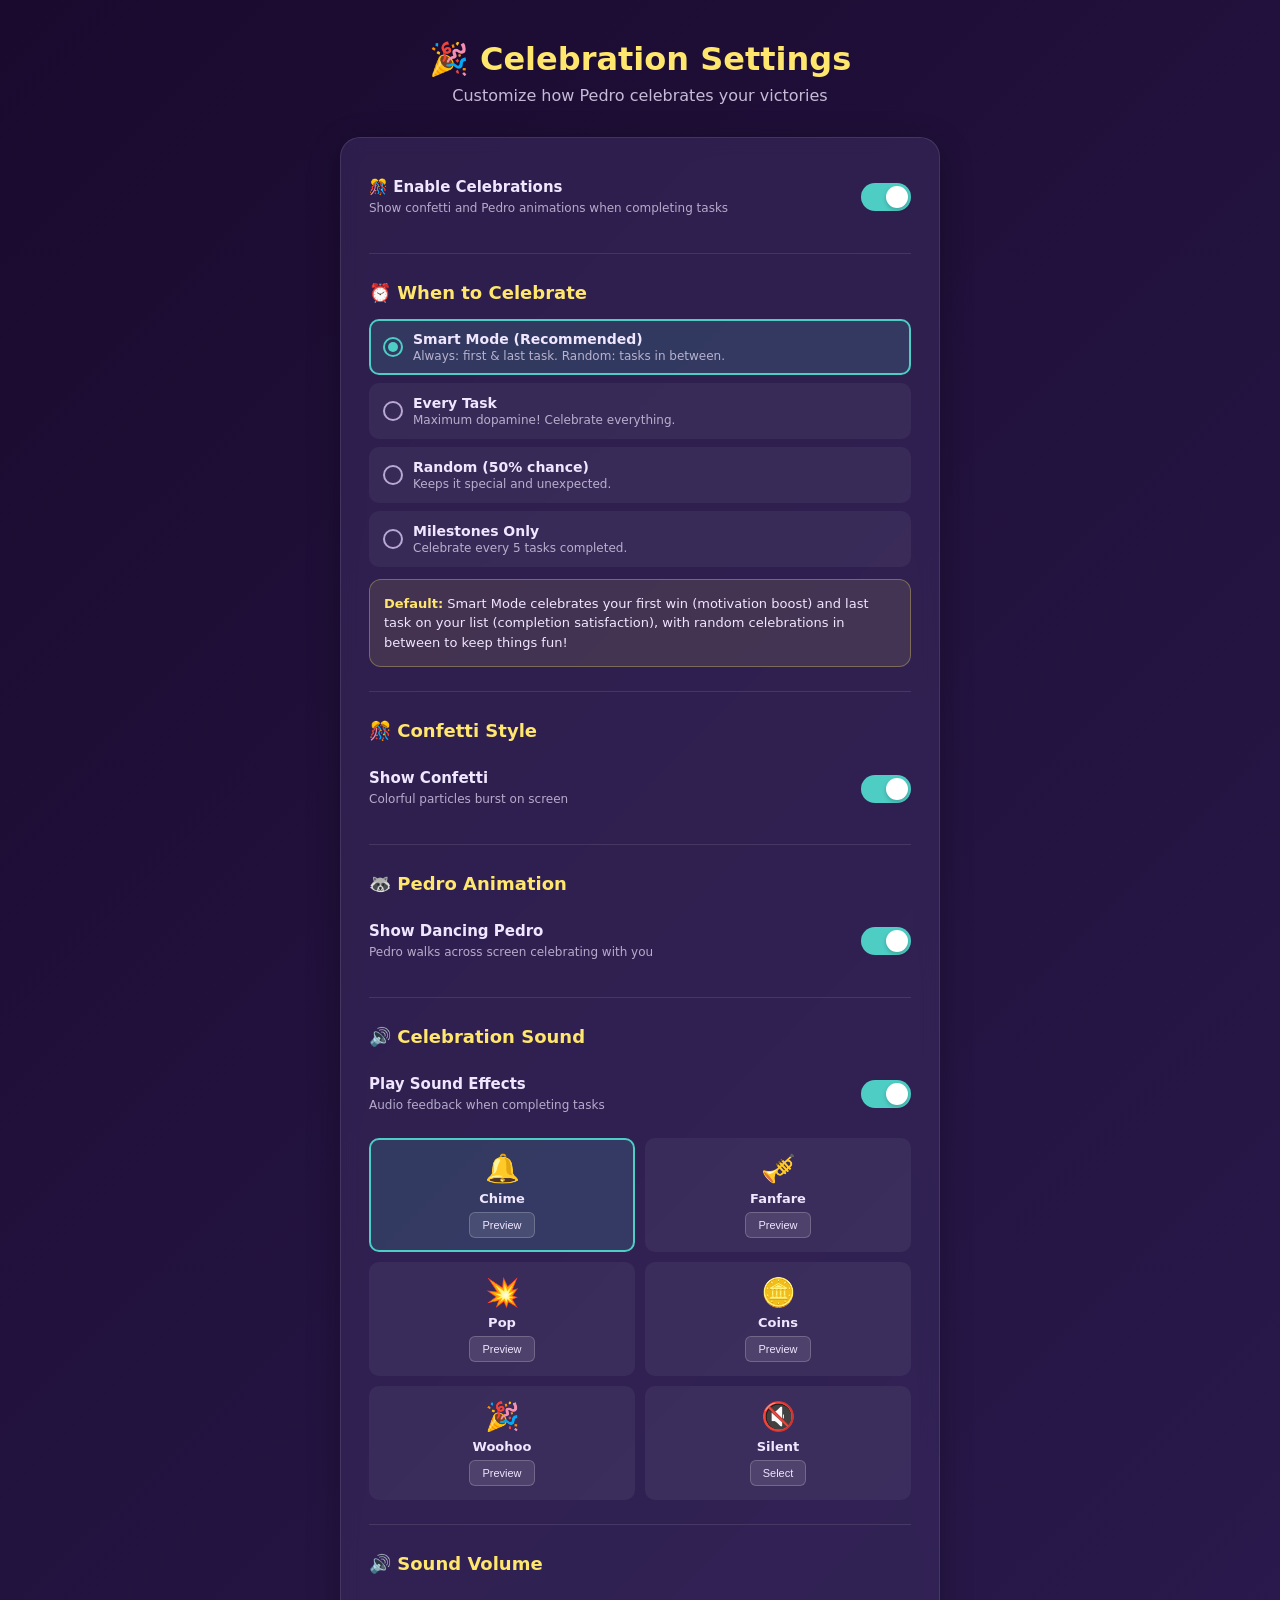
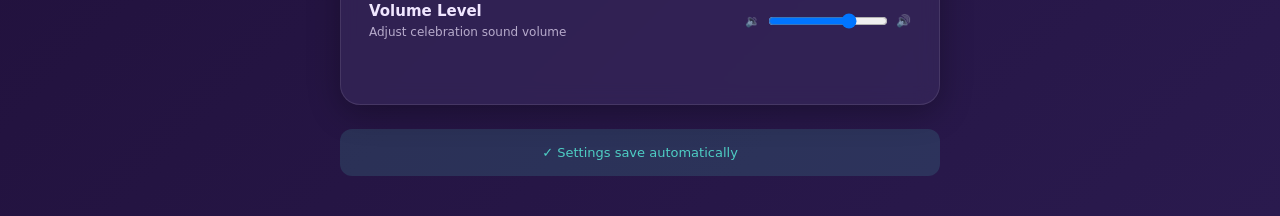
<file: .superpowers/brainstorm/53997-1773253614/celebration-settings.html>
<!DOCTYPE html>
<html lang="en">
<head>
  <meta charset="UTF-8">
  <meta name="viewport" content="width=device-width, initial-scale=1.0">
  <title>Celebration Settings Mockup</title>
  <style>
    * { margin: 0; padding: 0; box-sizing: border-box; }

    body {
      font-family: 'Segoe UI', system-ui, sans-serif;
      background: linear-gradient(135deg, #1a0a2e, #2a1a4e);
      color: #f0e6ff;
      min-height: 100vh;
      padding: 40px 20px;
    }

    .container {
      max-width: 600px;
      margin: 0 auto;
    }

    h1 {
      text-align: center;
      font-size: 32px;
      margin-bottom: 8px;
      color: #ffe66d;
    }

    .subtitle {
      text-align: center;
      opacity: 0.8;
      margin-bottom: 32px;
      font-size: 16px;
    }

    .settings-panel {
      background: rgba(58, 42, 94, 0.6);
      backdrop-filter: blur(10px);
      border-radius: 20px;
      padding: 28px;
      box-shadow: 0 8px 32px rgba(0,0,0,0.3);
      border: 1px solid rgba(255,255,255,0.1);
    }

    .setting-group {
      margin-bottom: 28px;
      padding-bottom: 24px;
      border-bottom: 1px solid rgba(255,255,255,0.1);
    }

    .setting-group:last-child {
      border-bottom: none;
      margin-bottom: 0;
    }

    .setting-group h3 {
      font-size: 18px;
      color: #ffe66d;
      margin-bottom: 16px;
      display: flex;
      align-items: center;
      gap: 8px;
    }

    .setting-row {
      display: flex;
      justify-content: space-between;
      align-items: center;
      padding: 12px 0;
      gap: 16px;
    }

    .setting-label {
      flex: 1;
    }

    .setting-label-main {
      font-size: 15px;
      font-weight: 600;
      margin-bottom: 4px;
    }

    .setting-label-sub {
      font-size: 12px;
      opacity: 0.7;
      line-height: 1.4;
    }

    .toggle-switch {
      position: relative;
      width: 50px;
      height: 28px;
      flex-shrink: 0;
    }

    .toggle-switch input {
      position: absolute;
      opacity: 0;
      width: 100%;
      height: 100%;
      margin: 0;
      cursor: pointer;
      z-index: 2;
    }

    .toggle-slider {
      position: absolute;
      inset: 0;
      background: #7a6b9a;
      border-radius: 28px;
      cursor: pointer;
      transition: 0.3s;
      z-index: 1;
    }

    .toggle-slider::before {
      content: '';
      position: absolute;
      width: 22px;
      height: 22px;
      left: 3px;
      bottom: 3px;
      background: white;
      border-radius: 50%;
      transition: 0.3s;
      box-shadow: 0 2px 4px rgba(0,0,0,0.2);
    }

    .toggle-switch input:checked + .toggle-slider {
      background: #4ecdc4;
    }

    .toggle-switch input:checked + .toggle-slider::before {
      transform: translateX(22px);
    }

    .radio-group {
      display: flex;
      flex-direction: column;
      gap: 8px;
      margin-top: 12px;
    }

    .radio-option {
      display: flex;
      align-items: center;
      gap: 10px;
      padding: 10px 12px;
      background: rgba(255,255,255,0.05);
      border-radius: 10px;
      cursor: pointer;
      transition: all 0.2s;
      border: 2px solid transparent;
    }

    .radio-option:hover {
      background: rgba(255,255,255,0.1);
    }

    .radio-option.selected {
      background: rgba(78,205,196,0.15);
      border-color: #4ecdc4;
    }

    .radio-circle {
      width: 20px;
      height: 20px;
      border: 2px solid #b8a9d4;
      border-radius: 50%;
      position: relative;
      flex-shrink: 0;
      transition: all 0.2s;
    }

    .radio-option.selected .radio-circle {
      border-color: #4ecdc4;
    }

    .radio-circle::after {
      content: '';
      position: absolute;
      width: 10px;
      height: 10px;
      background: #4ecdc4;
      border-radius: 50%;
      top: 50%;
      left: 50%;
      transform: translate(-50%, -50%) scale(0);
      transition: transform 0.2s;
    }

    .radio-option.selected .radio-circle::after {
      transform: translate(-50%, -50%) scale(1);
    }

    .radio-label {
      flex: 1;
    }

    .radio-label-main {
      font-size: 14px;
      font-weight: 600;
      margin-bottom: 2px;
    }

    .radio-label-sub {
      font-size: 12px;
      opacity: 0.7;
    }

    .sound-options {
      display: grid;
      grid-template-columns: 1fr 1fr;
      gap: 10px;
      margin-top: 12px;
    }

    .sound-card {
      background: rgba(255,255,255,0.05);
      border-radius: 10px;
      padding: 12px;
      cursor: pointer;
      transition: all 0.2s;
      border: 2px solid transparent;
      text-align: center;
    }

    .sound-card:hover {
      background: rgba(255,255,255,0.1);
    }

    .sound-card.selected {
      background: rgba(78,205,196,0.15);
      border-color: #4ecdc4;
    }

    .sound-icon {
      font-size: 28px;
      margin-bottom: 6px;
    }

    .sound-name {
      font-size: 13px;
      font-weight: 600;
    }

    .preview-btn {
      background: rgba(255,255,255,0.1);
      border: 1px solid rgba(255,255,255,0.2);
      color: #f0e6ff;
      padding: 6px 12px;
      border-radius: 6px;
      font-size: 11px;
      cursor: pointer;
      margin-top: 6px;
      transition: all 0.2s;
    }

    .preview-btn:hover {
      background: rgba(255,255,255,0.2);
    }

    .info-box {
      background: rgba(255,230,109,0.1);
      border: 1px solid rgba(255,230,109,0.3);
      border-radius: 12px;
      padding: 14px;
      margin-top: 12px;
      font-size: 13px;
      line-height: 1.5;
    }

    .info-box strong {
      color: #ffe66d;
    }

    .save-notice {
      text-align: center;
      margin-top: 24px;
      padding: 16px;
      background: rgba(78,205,196,0.15);
      border-radius: 12px;
      font-size: 13px;
      color: #4ecdc4;
    }
  </style>
</head>
<body>
  <div class="container">
    <h1>🎉 Celebration Settings</h1>
    <p class="subtitle">Customize how Pedro celebrates your victories</p>

    <div class="settings-panel">
      <!-- Master Toggle -->
      <div class="setting-group">
        <div class="setting-row">
          <div class="setting-label">
            <div class="setting-label-main">🎊 Enable Celebrations</div>
            <div class="setting-label-sub">Show confetti and Pedro animations when completing tasks</div>
          </div>
          <div class="toggle-switch">
            <input type="checkbox" id="celebrations-enabled" checked onchange="recordToggle('celebrations-enabled', this.checked)">
            <span class="toggle-slider"></span>
          </div>
        </div>
      </div>

      <!-- Celebration Timing -->
      <div class="setting-group">
        <h3>⏰ When to Celebrate</h3>
        <div class="radio-group">
          <div class="radio-option selected" onclick="selectRadio(this, 'timing', 'smart')">
            <div class="radio-circle"></div>
            <div class="radio-label">
              <div class="radio-label-main">Smart Mode (Recommended)</div>
              <div class="radio-label-sub">Always: first & last task. Random: tasks in between.</div>
            </div>
          </div>

          <div class="radio-option" onclick="selectRadio(this, 'timing', 'every')">
            <div class="radio-circle"></div>
            <div class="radio-label">
              <div class="radio-label-main">Every Task</div>
              <div class="radio-label-sub">Maximum dopamine! Celebrate everything.</div>
            </div>
          </div>

          <div class="radio-option" onclick="selectRadio(this, 'timing', 'random')">
            <div class="radio-circle"></div>
            <div class="radio-label">
              <div class="radio-label-main">Random (50% chance)</div>
              <div class="radio-label-sub">Keeps it special and unexpected.</div>
            </div>
          </div>

          <div class="radio-option" onclick="selectRadio(this, 'timing', 'milestones')">
            <div class="radio-circle"></div>
            <div class="radio-label">
              <div class="radio-label-main">Milestones Only</div>
              <div class="radio-label-sub">Celebrate every 5 tasks completed.</div>
            </div>
          </div>
        </div>

        <div class="info-box">
          <strong>Default:</strong> Smart Mode celebrates your first win (motivation boost) and last task on your list (completion satisfaction), with random celebrations in between to keep things fun!
        </div>
      </div>

      <!-- Confetti -->
      <div class="setting-group">
        <h3>🎊 Confetti Style</h3>
        <div class="setting-row">
          <div class="setting-label">
            <div class="setting-label-main">Show Confetti</div>
            <div class="setting-label-sub">Colorful particles burst on screen</div>
          </div>
          <div class="toggle-switch">
            <input type="checkbox" id="confetti-enabled" checked onchange="recordToggle('confetti-enabled', this.checked)">
            <span class="toggle-slider"></span>
          </div>
        </div>
      </div>

      <!-- Pedro Animation -->
      <div class="setting-group">
        <h3>🦝 Pedro Animation</h3>
        <div class="setting-row">
          <div class="setting-label">
            <div class="setting-label-main">Show Dancing Pedro</div>
            <div class="setting-label-sub">Pedro walks across screen celebrating with you</div>
          </div>
          <div class="toggle-switch">
            <input type="checkbox" id="pedro-enabled" checked onchange="recordToggle('pedro-enabled', this.checked)">
            <span class="toggle-slider"></span>
          </div>
        </div>
      </div>

      <!-- Sound Effects -->
      <div class="setting-group">
        <h3>🔊 Celebration Sound</h3>
        <div class="setting-row">
          <div class="setting-label">
            <div class="setting-label-main">Play Sound Effects</div>
            <div class="setting-label-sub">Audio feedback when completing tasks</div>
          </div>
          <div class="toggle-switch">
            <input type="checkbox" id="sounds-enabled" checked onchange="recordToggle('sounds-enabled', this.checked)">
            <span class="toggle-slider"></span>
          </div>
        </div>

        <div class="sound-options">
          <div class="sound-card selected" onclick="selectSound(this, 'chime')">
            <div class="sound-icon">🔔</div>
            <div class="sound-name">Chime</div>
            <button class="preview-btn" onclick="event.stopPropagation(); alert('🔔 Ding!')">Preview</button>
          </div>

          <div class="sound-card" onclick="selectSound(this, 'fanfare')">
            <div class="sound-icon">🎺</div>
            <div class="sound-name">Fanfare</div>
            <button class="preview-btn" onclick="event.stopPropagation(); alert('🎺 Ta-da!')">Preview</button>
          </div>

          <div class="sound-card" onclick="selectSound(this, 'pop')">
            <div class="sound-icon">💥</div>
            <div class="sound-name">Pop</div>
            <button class="preview-btn" onclick="event.stopPropagation(); alert('💥 Pop!')">Preview</button>
          </div>

          <div class="sound-card" onclick="selectSound(this, 'coins')">
            <div class="sound-icon">🪙</div>
            <div class="sound-name">Coins</div>
            <button class="preview-btn" onclick="event.stopPropagation(); alert('🪙 Cha-ching!')">Preview</button>
          </div>

          <div class="sound-card" onclick="selectSound(this, 'woohoo')">
            <div class="sound-icon">🎉</div>
            <div class="sound-name">Woohoo</div>
            <button class="preview-btn" onclick="event.stopPropagation(); alert('🎉 Woohoo!')">Preview</button>
          </div>

          <div class="sound-card" onclick="selectSound(this, 'none')">
            <div class="sound-icon">🔇</div>
            <div class="sound-name">Silent</div>
            <button class="preview-btn" onclick="event.stopPropagation(); alert('Silent mode')">Select</button>
          </div>
        </div>
      </div>

      <!-- Volume Control -->
      <div class="setting-group">
        <h3>🔊 Sound Volume</h3>
        <div class="setting-row">
          <div class="setting-label">
            <div class="setting-label-main">Volume Level</div>
            <div class="setting-label-sub">Adjust celebration sound volume</div>
          </div>
          <div style="display: flex; align-items: center; gap: 8px;">
            <span style="font-size: 12px; opacity: 0.7;">🔉</span>
            <input type="range" min="0" max="100" value="70" style="width: 120px;" onchange="recordVolume(this.value)">
            <span style="font-size: 12px; opacity: 0.7;">🔊</span>
          </div>
        </div>
      </div>
    </div>

    <div class="save-notice">
      ✓ Settings save automatically
    </div>
  </div>

  <script>
    function selectRadio(element, groupName, value) {
      // Remove selected from all in group
      document.querySelectorAll('.radio-option').forEach(opt => {
        opt.classList.remove('selected');
      });

      // Add selected to clicked
      element.classList.add('selected');

      // Record event
      recordEvent('timing', value);
    }

    function selectSound(element, sound) {
      // Remove selected from all sounds
      document.querySelectorAll('.sound-card').forEach(card => {
        card.classList.remove('selected');
      });

      // Add selected to clicked
      element.classList.add('selected');

      // Record event
      recordEvent('sound', sound);
    }

    function recordToggle(name, checked) {
      recordEvent('toggle', `${name}: ${checked}`);
    }

    function recordVolume(value) {
      recordEvent('volume', value);
    }

    function recordEvent(type, value) {
      fetch('/.events', {
        method: 'POST',
        headers: { 'Content-Type': 'application/json' },
        body: JSON.stringify({
          type: type,
          choice: value,
          timestamp: Date.now()
        })
      });
    }
  </script>
</body>
</html>
</file>
<file: pedro/styles.css>
*, *::before, *::after { box-sizing: border-box; margin: 0; padding: 0; }

/* Base variables - default to dark cyberpunk theme */
:root {
  --bg-dark: #1a0a2e;
  --bg-card: #2a1a4e;
  --bg-input: #3a2a5e;
  --accent-orange: #ff6b35;
  --accent-green: #4ecdc4;
  --accent-pink: #ff6b9d;
  --accent-yellow: #ffe66d;
  --text-primary: #f0e6ff;
  --text-secondary: #b8a9d4;
  --text-muted: #7a6b9a;
  --shadow: 0 4px 20px rgba(0,0,0,0.3);
  --radius: 16px;
  --safe-bottom: env(safe-area-inset-bottom, 0px);
}

/* Theme: Dark Cyberpunk (default) */
[data-theme="dark-cyberpunk"] {
  --bg-dark: #1a0a2e;
  --bg-card: #2a1a4e;
  --bg-input: #3a2a5e;
  --accent-orange: #ff6b35;
  --accent-green: #4ecdc4;
  --accent-pink: #ff6b9d;
  --accent-yellow: #ffe66d;
  --text-primary: #f0e6ff;
  --text-secondary: #b8a9d4;
  --text-muted: #7a6b9a;
}

/* Theme: Light & Clean */
[data-theme="light-clean"] {
  --bg-dark: #f8f9fa;
  --bg-card: #ffffff;
  --bg-input: #e9ecef;
  --accent-orange: #ff6b6b;
  --accent-green: #4ecdc4;
  --accent-pink: #ff6b9d;
  --accent-yellow: #ffc107;
  --text-primary: #1a535c;
  --text-secondary: #495057;
  --text-muted: #6c757d;
  --shadow: 0 4px 20px rgba(0,0,0,0.1);
}

/* Theme: Nature & Calm */
[data-theme="nature"] {
  --bg-dark: #2d3e2e;
  --bg-card: #3d5a40;
  --bg-input: #4a6b4e;
  --accent-orange: #c9a847;
  --accent-green: #80a05d;
  --accent-pink: #b5896b;
  --accent-yellow: #e8dcc4;
  --text-primary: #f0e9d2;
  --text-secondary: #d4c5a0;
  --text-muted: #9a8f7a;
  --shadow: 0 4px 20px rgba(0,0,0,0.4);
}

/* Theme: Sunset Warmth */
[data-theme="sunset"] {
  --bg-dark: #2b1b3d;
  --bg-card: #3d2b4e;
  --bg-input: #4d3b5e;
  --accent-orange: #ff6b35;
  --accent-green: #ff8c42;
  --accent-pink: #ff6b9d;
  --accent-yellow: #ffc857;
  --text-primary: #f7dba7;
  --text-secondary: #e8c896;
  --text-muted: #c9a876;
  --shadow: 0 4px 20px rgba(0,0,0,0.4);
}

/* Theme: Ocean Breeze */
[data-theme="ocean"] {
  --bg-dark: #0a1929;
  --bg-card: #1a2942;
  --bg-input: #2a3952;
  --accent-orange: #00a8e8;
  --accent-green: #4ecdc4;
  --accent-pink: #7eb2dd;
  --accent-yellow: #c8f4f9;
  --text-primary: #c8f4f9;
  --text-secondary: #a0d4e0;
  --text-muted: #7eb2c0;
  --shadow: 0 4px 20px rgba(0,0,0,0.5);
}

html, body {
  height: 100%;
  overflow: hidden;
}

body {
  font-family: 'Nunito', sans-serif;
  background: var(--bg-dark);
  color: var(--text-primary);
  display: flex;
  flex-direction: column;
  max-width: 600px;
  margin: 0 auto;
  position: relative;
}

/* ===== HEADER ===== */
#pedro-header {
  display: flex;
  align-items: center;
  gap: 12px;
  padding: 16px 20px 12px;
  background: linear-gradient(135deg, #2a1a4e, #1a0a2e);
  flex-shrink: 0;
}

.raccoon-icon {
  font-size: 40px;
  animation: pedro-walk 3s ease-in-out infinite;
}

@keyframes pedro-walk {
  0%, 100% { transform: translateX(0) rotate(0deg); }
  25% { transform: translateX(4px) rotate(3deg); }
  75% { transform: translateX(-4px) rotate(-3deg); }
}

.header-text h1 {
  font-size: 22px;
  font-weight: 900;
  background: linear-gradient(135deg, var(--accent-orange), var(--accent-yellow));
  -webkit-background-clip: text;
  -webkit-text-fill-color: transparent;
  background-clip: text;
  line-height: 1.1;
}

.header-text p {
  font-size: 10px;
  color: var(--text-muted);
  letter-spacing: 1px;
  text-transform: uppercase;
}

/* ===== PERSONALITY BANNER ===== */
#personality-banner {
  background: var(--bg-card);
  margin: 0 12px;
  border-radius: var(--radius);
  padding: 14px 16px;
  display: flex;
  align-items: center;
  gap: 12px;
  box-shadow: var(--shadow);
  cursor: pointer;
  transition: transform 0.2s;
  flex-shrink: 0;
}

#personality-banner:active {
  transform: scale(0.98);
}

.personality-emoji {
  font-size: 36px;
  flex-shrink: 0;
}

.personality-info {
  flex: 1;
  min-width: 0;
}

.personality-name {
  font-weight: 800;
  font-size: 15px;
  color: var(--accent-yellow);
}

.personality-quote {
  font-size: 13px;
  color: var(--text-secondary);
  font-style: italic;
  white-space: nowrap;
  overflow: hidden;
  text-overflow: ellipsis;
}

.roll-btn {
  background: var(--accent-orange);
  border: none;
  color: white;
  font-family: 'Nunito', sans-serif;
  font-weight: 800;
  font-size: 13px;
  padding: 8px 14px;
  border-radius: 24px;
  cursor: pointer;
  white-space: nowrap;
  transition: all 0.2s;
  flex-shrink: 0;
}

.roll-btn:hover { background: #e55a25; transform: scale(1.05); }

/* ===== TASK LIST ===== */
#task-list {
  flex: 1;
  overflow-y: auto;
  padding: 12px;
  display: flex;
  flex-direction: column;
  gap: 8px;
  -webkit-overflow-scrolling: touch;
}

#task-list:empty::after {
  content: "No tasks yet! Add one below.";
  text-align: center;
  color: var(--text-muted);
  font-size: 15px;
  margin-top: 60px;
}

.task-item {
  background: var(--bg-card);
  border-radius: 12px;
  padding: 14px 16px;
  display: flex;
  align-items: flex-start;
  gap: 12px;
  box-shadow: 0 2px 8px rgba(0,0,0,0.2);
  animation: slideIn 0.3s ease-out;
  transition: opacity 0.3s, transform 0.3s;
}

@keyframes slideIn {
  from { opacity: 0; transform: translateY(-20px) scale(0.95); }
  to { opacity: 1; transform: translateY(0) scale(1); }
}

.task-item.done {
  opacity: 0.5;
}

.task-item.done .task-text {
  text-decoration: line-through;
}

.task-check {
  width: 26px;
  height: 26px;
  border-radius: 50%;
  border: 3px solid var(--accent-green);
  background: transparent;
  cursor: pointer;
  flex-shrink: 0;
  display: flex;
  align-items: center;
  justify-content: center;
  transition: all 0.2s;
  margin-top: 1px;
  color: transparent;
  font-size: 14px;
}

.task-check:hover { background: rgba(78,205,196,0.2); }
.task-item.done .task-check {
  background: var(--accent-green);
  color: white;
}

.task-content {
  flex: 1;
  min-width: 0;
}

.task-text {
  font-size: 15px;
  font-weight: 600;
  word-wrap: break-word;
}

.task-photo {
  width: 100%;
  max-height: 150px;
  object-fit: cover;
  border-radius: 8px;
  margin-top: 8px;
}

.task-time {
  font-size: 11px;
  color: var(--text-muted);
  margin-top: 4px;
}

.task-delete {
  background: none;
  border: none;
  color: var(--text-muted);
  font-size: 18px;
  cursor: pointer;
  padding: 4px;
  flex-shrink: 0;
  transition: color 0.2s;
}

.task-delete:hover { color: var(--accent-pink); }

/* ===== INPUT BAR ===== */
#task-input {
  display: flex;
  gap: 8px;
  padding: 12px;
  padding-bottom: calc(12px + var(--safe-bottom));
  background: var(--bg-card);
  border-top: 1px solid rgba(255,255,255,0.05);
  flex-shrink: 0;
}

#task-text-input {
  flex: 1;
  background: var(--bg-input);
  border: 2px solid transparent;
  border-radius: 12px;
  padding: 12px 16px;
  color: var(--text-primary);
  font-family: 'Nunito', sans-serif;
  font-size: 15px;
  font-weight: 600;
  outline: none;
  transition: border-color 0.2s;
}

#task-text-input::placeholder { color: var(--text-muted); }
#task-text-input:focus { border-color: var(--accent-orange); }

.input-btn {
  width: 46px;
  height: 46px;
  border-radius: 12px;
  border: none;
  font-size: 20px;
  cursor: pointer;
  display: flex;
  align-items: center;
  justify-content: center;
  transition: all 0.2s;
  flex-shrink: 0;
}

.input-btn:active { transform: scale(0.9); }

.btn-voice {
  background: var(--accent-green);
  color: white;
}

.btn-voice.listening {
  animation: pulse 1s ease-in-out infinite;
  background: var(--accent-pink);
}

@keyframes pulse {
  0%, 100% { box-shadow: 0 0 0 0 rgba(255,107,157,0.5); }
  50% { box-shadow: 0 0 0 12px rgba(255,107,157,0); }
}

.btn-photo {
  background: var(--accent-pink);
  color: white;
}

.btn-add {
  background: var(--accent-orange);
  color: white;
  font-size: 24px;
}

/* ===== ROLLER MODAL ===== */
#roller-modal {
  display: none;
  position: fixed;
  inset: 0;
  background: rgba(0,0,0,0.8);
  z-index: 100;
  align-items: center;
  justify-content: center;
  backdrop-filter: blur(8px);
}

#roller-modal.active { display: flex; }

.roller-content {
  background: var(--bg-card);
  border-radius: 24px;
  padding: 32px;
  text-align: center;
  width: 85%;
  max-width: 360px;
  box-shadow: 0 20px 60px rgba(0,0,0,0.5);
}

.roller-title {
  font-size: 20px;
  font-weight: 900;
  margin-bottom: 24px;
  color: var(--accent-yellow);
}

.roller-display {
  font-size: 64px;
  height: 90px;
  display: flex;
  align-items: center;
  justify-content: center;
  margin-bottom: 8px;
  transition: transform 0.1s;
}

.roller-name {
  font-size: 22px;
  font-weight: 800;
  margin-bottom: 8px;
  min-height: 30px;
  color: var(--text-primary);
}

.roller-greeting {
  font-size: 14px;
  color: var(--text-secondary);
  font-style: italic;
  min-height: 42px;
  margin-bottom: 24px;
}

.roller-spin-btn {
  background: linear-gradient(135deg, var(--accent-orange), var(--accent-pink));
  border: none;
  color: white;
  font-family: 'Nunito', sans-serif;
  font-weight: 900;
  font-size: 18px;
  padding: 14px 40px;
  border-radius: 30px;
  cursor: pointer;
  transition: transform 0.2s;
}

.roller-spin-btn:hover { transform: scale(1.05); }
.roller-spin-btn:disabled { opacity: 0.5; cursor: not-allowed; }

.roller-close {
  background: none;
  border: none;
  color: var(--text-muted);
  font-size: 14px;
  font-family: 'Nunito', sans-serif;
  font-weight: 700;
  cursor: pointer;
  margin-top: 16px;
  padding: 8px;
}

/* ===== TOAST ===== */
#toast {
  position: fixed;
  bottom: 100px;
  left: 50%;
  transform: translateX(-50%) translateY(100px);
  background: var(--bg-card);
  border: 2px solid var(--accent-green);
  border-radius: 16px;
  padding: 12px 20px;
  max-width: 320px;
  text-align: center;
  font-size: 14px;
  font-weight: 700;
  color: var(--text-primary);
  box-shadow: 0 8px 30px rgba(0,0,0,0.4);
  z-index: 50;
  opacity: 0;
  transition: all 0.4s cubic-bezier(0.175, 0.885, 0.32, 1.275);
  pointer-events: none;
}

#toast.show {
  opacity: 1;
  transform: translateX(-50%) translateY(0);
}

/* ===== SCROLLBAR ===== */
#task-list::-webkit-scrollbar { width: 4px; }
#task-list::-webkit-scrollbar-track { background: transparent; }
#task-list::-webkit-scrollbar-thumb { background: var(--text-muted); border-radius: 4px; }

/* ===== HIDDEN FILE INPUT ===== */
#photo-input { display: none; }

/* ===== PRIVACY CONSENT MODAL ===== */
#privacy-modal {
  display: none;
  position: fixed;
  inset: 0;
  background: rgba(0,0,0,0.9);
  z-index: 200;
  align-items: center;
  justify-content: center;
  backdrop-filter: blur(8px);
  padding: 20px;
}

#privacy-modal.active { display: flex; }

.privacy-content {
  background: var(--bg-card);
  border-radius: 24px;
  padding: 28px 24px;
  max-width: 420px;
  width: 100%;
  max-height: 85vh;
  overflow-y: auto;
  box-shadow: 0 20px 60px rgba(0,0,0,0.5);
}

.privacy-content h2 {
  font-size: 20px;
  font-weight: 900;
  color: var(--accent-yellow);
  margin-bottom: 4px;
}

.privacy-content h3 {
  font-size: 15px;
  font-weight: 800;
  color: var(--accent-orange);
  margin-top: 16px;
  margin-bottom: 6px;
}

.privacy-content p, .privacy-content li {
  font-size: 13px;
  color: var(--text-secondary);
  line-height: 1.6;
  margin-bottom: 8px;
}

.privacy-content ul {
  padding-left: 18px;
  margin-bottom: 8px;
}

.privacy-section {
  background: var(--bg-input);
  border-radius: 12px;
  padding: 14px;
  margin: 12px 0;
}

.privacy-section.warning {
  border: 1px solid var(--accent-orange);
}

.consent-toggle {
  display: flex;
  align-items: center;
  justify-content: space-between;
  gap: 12px;
  padding: 12px 0;
  border-top: 1px solid rgba(255,255,255,0.05);
}

.consent-toggle label {
  font-size: 14px;
  font-weight: 700;
  color: var(--text-primary);
  flex: 1;
}

.consent-toggle small {
  display: block;
  font-weight: 400;
  font-size: 11px;
  color: var(--text-muted);
  margin-top: 2px;
}

.toggle-switch {
  position: relative;
  width: 48px;
  height: 26px;
  flex-shrink: 0;
  cursor: pointer;
}

.toggle-switch input {
  position: absolute;
  opacity: 0;
  width: 100%;
  height: 100%;
  margin: 0;
  cursor: pointer;
  z-index: 2;
}

.toggle-slider {
  position: absolute;
  inset: 0;
  background: var(--text-muted);
  border-radius: 26px;
  cursor: pointer;
  transition: 0.3s;
  z-index: 1;
}

.toggle-slider::before {
  content: '';
  position: absolute;
  width: 20px;
  height: 20px;
  left: 3px;
  bottom: 3px;
  background: white;
  border-radius: 50%;
  transition: 0.3s;
}

.toggle-switch input:checked + .toggle-slider {
  background: var(--accent-green);
}

.toggle-switch input:checked + .toggle-slider::before {
  transform: translateX(22px);
}

.privacy-accept-btn {
  width: 100%;
  background: linear-gradient(135deg, var(--accent-orange), var(--accent-pink));
  border: none;
  color: white;
  font-family: 'Nunito', sans-serif;
  font-weight: 900;
  font-size: 16px;
  padding: 14px;
  border-radius: 14px;
  cursor: pointer;
  margin-top: 16px;
  transition: transform 0.2s;
}

.privacy-accept-btn:hover { transform: scale(1.02); }

.privacy-link {
  display: block;
  text-align: center;
  margin-top: 10px;
  font-size: 12px;
  color: var(--text-muted);
  cursor: pointer;
  text-decoration: underline;
}

/* Settings button styles */
.settings-btn {
  background: none;
  border: none;
  color: var(--text-primary);
  cursor: pointer;
  font-size: 20px;
  padding: 8px;
  transition: color 0.2s, transform 0.2s;
  display: flex;
  align-items: center;
  justify-content: center;
}

.settings-btn:hover {
  color: var(--accent-orange);
  transform: rotate(20deg);
}

/* Modal base styles */
#settings-modal {
  display: none;
  position: fixed;
  top: 0;
  left: 0;
  width: 100%;
  height: 100%;
  background: rgba(26, 10, 46, 0.7);
  z-index: 1000;
  align-items: center;
  justify-content: center;
  backdrop-filter: blur(4px);
}

#settings-modal.active {
  display: flex;
}

.modal-content {
  background: var(--bg-card);
  border-radius: 16px;
  padding: 32px;
  max-width: 500px;
  width: 90%;
  max-height: 80vh;
  overflow-y: auto;
  position: relative;
  border: 2px solid var(--accent-orange);
  box-shadow: 0 8px 32px rgba(255, 107, 53, 0.2);
}

/* Settings panel styles */
.settings-panel {
  position: relative;
}

.settings-panel h2 {
  font-family: 'Nunito', sans-serif;
  font-size: 24px;
  font-weight: 700;
  color: var(--text-primary);
  margin-bottom: 24px;
}

.setting-group {
  margin-bottom: 24px;
}

.setting-group h3 {
  font-family: 'Nunito', sans-serif;
  font-size: 16px;
  font-weight: 700;
  color: var(--text-primary);
  margin-bottom: 16px;
}

/* Theme selector styles */
.theme-options {
  display: grid;
  grid-template-columns: repeat(2, 1fr);
  gap: 12px;
  margin-bottom: 24px;
}

.theme-option {
  padding: 12px;
  border: 2px solid var(--bg-input);
  border-radius: 10px;
  cursor: pointer;
  transition: all 0.2s;
  display: flex;
  flex-direction: column;
  align-items: center;
  gap: 8px;
}

.theme-option:hover {
  border-color: var(--accent-orange);
}

.theme-option.active {
  border-color: var(--accent-orange);
  background: rgba(255, 107, 53, 0.1);
  box-shadow: 0 0 16px rgba(255, 107, 53, 0.3);
}

.theme-colors {
  display: flex;
  gap: 6px;
  width: 100%;
}

.theme-colors span {
  flex: 1;
  height: 24px;
  border-radius: 4px;
  border: 1px solid rgba(255, 255, 255, 0.2);
}

.theme-name {
  font-size: 12px;
  font-weight: 600;
  color: var(--text-secondary);
  text-transform: capitalize;
}

/* Modal close button styles */
.modal-close-btn {
  width: 100%;
  background: linear-gradient(135deg, var(--accent-orange), var(--accent-pink));
  border: none;
  color: white;
  font-family: 'Nunito', sans-serif;
  font-weight: 700;
  font-size: 14px;
  padding: 12px;
  border-radius: 10px;
  cursor: pointer;
  margin-top: 24px;
  transition: all 0.2s;
  text-transform: uppercase;
  letter-spacing: 1px;
}

.modal-close-btn:hover {
  transform: scale(1.02);
  box-shadow: 0 4px 16px rgba(255, 107, 53, 0.4);
}

/* ===== SETTING COMPONENTS ===== */
.setting-row {
  display: flex;
  justify-content: space-between;
  align-items: center;
  padding: 12px 0;
  gap: 16px;
}

.setting-label {
  flex: 1;
}

.setting-label-main {
  font-size: 15px;
  font-weight: 600;
  margin-bottom: 4px;
  color: var(--text-primary);
}

.setting-label-sub {
  font-size: 12px;
  opacity: 0.7;
  line-height: 1.4;
  color: var(--text-secondary);
}

.radio-group {
  display: flex;
  flex-direction: column;
  gap: 8px;
}

.radio-option {
  display: flex;
  align-items: center;
  gap: 10px;
  padding: 10px 12px;
  background: rgba(255,255,255,0.05);
  border-radius: 10px;
  cursor: pointer;
  transition: all 0.2s;
  border: 2px solid transparent;
}

.radio-option:hover {
  background: rgba(255,255,255,0.1);
}

.radio-option.selected {
  background: rgba(78,205,196,0.15);
  border-color: var(--accent-green);
}

.radio-circle {
  width: 20px;
  height: 20px;
  border: 2px solid var(--text-secondary);
  border-radius: 50%;
  position: relative;
  flex-shrink: 0;
  transition: all 0.2s;
}

.radio-option.selected .radio-circle {
  border-color: var(--accent-green);
}

.radio-circle::after {
  content: '';
  position: absolute;
  width: 10px;
  height: 10px;
  background: var(--accent-green);
  border-radius: 50%;
  top: 50%;
  left: 50%;
  transform: translate(-50%, -50%) scale(0);
  transition: transform 0.2s;
}

.radio-option.selected .radio-circle::after {
  transform: translate(-50%, -50%) scale(1);
}

.radio-label {
  flex: 1;
}

.radio-label-main {
  font-size: 14px;
  font-weight: 600;
  margin-bottom: 2px;
  color: var(--text-primary);
}

.radio-label-sub {
  font-size: 12px;
  opacity: 0.7;
  color: var(--text-secondary);
}

.sound-options {
  display: grid;
  grid-template-columns: repeat(3, 1fr);
  gap: 10px;
  margin-top: 12px;
}

.sound-card {
  background: rgba(255,255,255,0.05);
  border-radius: 10px;
  padding: 12px;
  cursor: pointer;
  transition: all 0.2s;
  border: 2px solid transparent;
  text-align: center;
  display: flex;
  flex-direction: column;
  align-items: center;
  gap: 6px;
}

.sound-card:hover {
  background: rgba(255,255,255,0.1);
}

.sound-card.selected {
  background: rgba(78,205,196,0.15);
  border-color: var(--accent-green);
}

.sound-icon {
  font-size: 28px;
}

.sound-name {
  font-size: 13px;
  font-weight: 600;
  color: var(--text-primary);
}

.sound-preview-btn {
  background: rgba(255,255,255,0.1);
  border: 1px solid rgba(255,255,255,0.2);
  color: var(--text-primary);
  padding: 4px 12px;
  border-radius: 6px;
  font-size: 11px;
  cursor: pointer;
  font-family: inherit;
  transition: all 0.2s;
}

.sound-preview-btn:hover {
  background: rgba(255,255,255,0.2);
}

.sound-preview-btn:active {
  transform: scale(0.95);
}

input[type="range"] {
  width: 120px;
  height: 6px;
  border-radius: 3px;
  background: var(--bg-input);
  outline: none;
  -webkit-appearance: none;
}

input[type="range"]::-webkit-slider-thumb {
  -webkit-appearance: none;
  appearance: none;
  width: 16px;
  height: 16px;
  border-radius: 50%;
  background: var(--accent-green);
  cursor: pointer;
  transition: all 0.2s;
}

input[type="range"]::-webkit-slider-thumb:hover {
  transform: scale(1.2);
}

input[type="range"]::-moz-range-thumb {
  width: 16px;
  height: 16px;
  border-radius: 50%;
  background: var(--accent-green);
  cursor: pointer;
  border: none;
  transition: all 0.2s;
}

input[type="range"]::-moz-range-thumb:hover {
  transform: scale(1.2);
}

/* ============================================================
   PEDRO WALK ANIMATION
   ============================================================ */

@keyframes pedro-walk-across {
  0% {
    left: -50px;
    opacity: 1;
  }
  100% {
    left: 100%;
    opacity: 1;
  }
}

.pedro-walk-overlay {
  position: fixed;
  top: 0;
  left: 0;
  width: 100%;
  height: 100%;
  pointer-events: none;
  z-index: 999;
}

.pedro-walker {
  position: fixed;
  animation: pedro-walk-across 3.5s ease-in-out forwards;
  will-change: left;
  top: 50%;
  transform: translateY(-50%);
}

/* GIF image */
.pedro-walker img,
img.pedro-walker {
  height: 150px;
  width: auto;
}

/* Emoji fallback */
div.pedro-walker {
  font-size: 64px;
}
</file>
